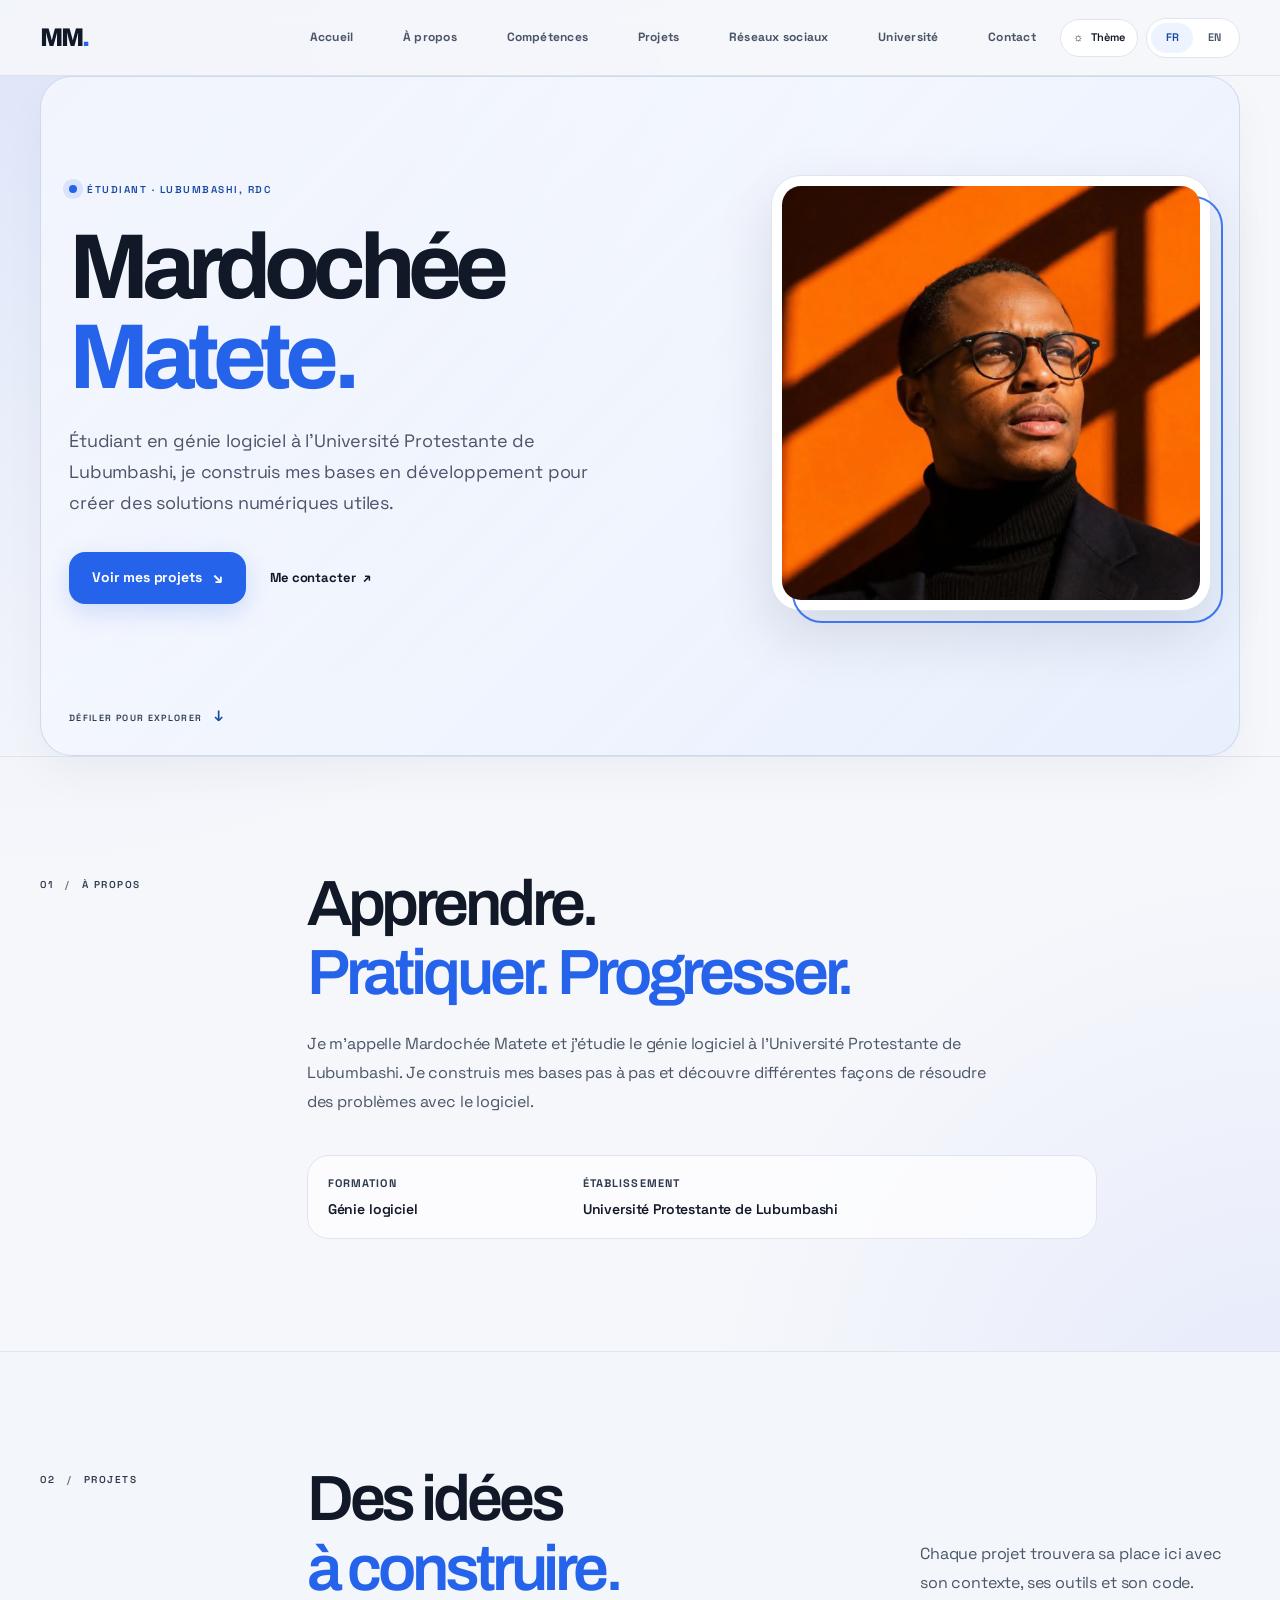
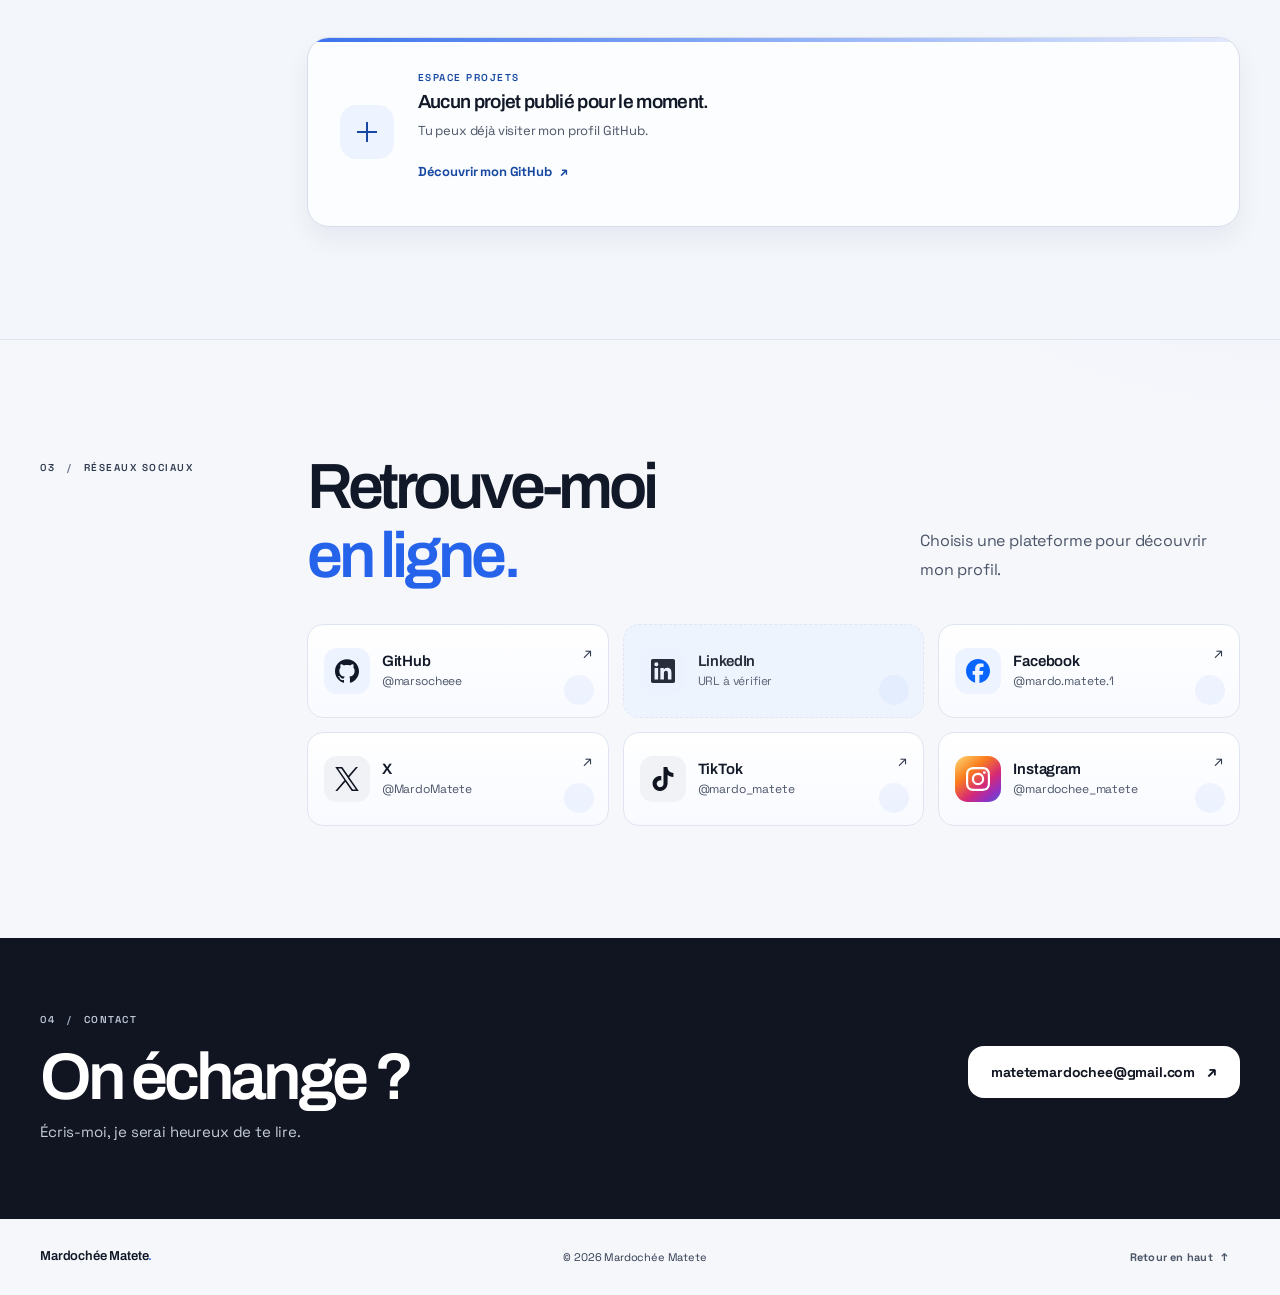
<file: mardochee-portfolio/index.html>
<!doctype html>
<html lang="fr">
<head>
  <meta charset="utf-8">
  <meta name="viewport" content="width=device-width, initial-scale=1">
  <meta name="theme-color" content="#f6f7fb">
  <meta name="description" content="Portfolio de Mardochée Matete, étudiant en génie logiciel à l’Université Protestante de Lubumbashi.">
  <meta property="og:type" content="website">
  <meta property="og:url" content="https://marsocheee.github.io/mardochee-portfolio/">
  <meta property="og:title" content="Mardochée Matete — Étudiant en génie logiciel">
  <meta property="og:description" content="Mon parcours, mes projets et mes profils sociaux.">
  <meta property="og:image" content="https://marsocheee.github.io/mardochee-portfolio/portrait.webp">
  <meta property="og:image:width" content="1122">
  <meta property="og:image:height" content="1122">
  <meta property="og:image:alt" content="Portrait de Mardochée Matete">
  <meta name="twitter:card" content="summary_large_image">
  <meta name="twitter:title" content="Mardochée Matete — Étudiant en génie logiciel">
  <meta name="twitter:description" content="Mon parcours, mes projets et mes profils sociaux.">
  <meta name="twitter:image" content="https://marsocheee.github.io/mardochee-portfolio/portrait.webp">
  <link rel="canonical" href="https://marsocheee.github.io/mardochee-portfolio/">
  <link rel="icon" type="image/svg+xml" href="favicon.svg">
  <link rel="preconnect" href="https://fonts.googleapis.com">
  <link rel="preconnect" href="https://fonts.gstatic.com" crossorigin>
  <link href="https://fonts.googleapis.com/css2?family=Archivo:wght@600;700;800&family=Space+Grotesk:wght@400;600;700&display=swap" rel="stylesheet">
  <link rel="stylesheet" href="style.css?v=portfolio-20261102">
  <script src="script.js" defer></script>
  <script type="application/ld+json">
  {
    "@context": "https://schema.org",
    "@type": "Person",
    "name": "Mardochée Matete",
    "description": "Étudiant en génie logiciel à l’Université Protestante de Lubumbashi.",
    "email": "matetemardochee@gmail.com",
    "url": "https://marsocheee.github.io/mardochee-portfolio/",
    "affiliation": {
      "@type": "CollegeOrUniversity",
      "name": "Université Protestante de Lubumbashi"
    },
    "sameAs": [
      "https://github.com/marsocheee",
      "https://www.facebook.com/mardo.matete.1",
      "https://x.com/MardoMatete",
      "https://www.tiktok.com/@mardo_matete",
      "https://www.instagram.com/mardochee_matete/"
    ]
  }
  </script>
  <title>Mardochée Matete — Étudiant en génie logiciel</title>
</head>
<body>
  <a class="skip-link" href="#contenu">Aller au contenu</a>
  <header class="topbar">
    <a class="brand" href="index.html#accueil" aria-label="Mardochée Matete — accueil">MM<span>.</span></a>
    <div class="nav-tools">
      <button class="nav-toggle" type="button" aria-expanded="false" aria-label="Ouvrir le menu">Menu</button>
      <nav aria-label="Navigation principale">
        <a href="index.html#accueil" data-i18n="navHome">Accueil</a>
        <a href="index.html#apropos" data-i18n="navAbout">À propos</a>
        <a href="competences.html" data-i18n="navSkills">Compétences</a>
        <a href="index.html#projets" data-i18n="navProjects">Projets</a>
        <a href="socials.html" data-i18n="navSocials">Réseaux sociaux</a>
        <a href="universite.html" data-i18n="navUniversity">Université</a>
        <a href="contact.html" data-i18n="navContact">Contact</a>
      </nav>
      <div class="toolbar">
        <button class="theme-toggle" type="button" aria-label="Changer le thème" aria-pressed="false">
          <span aria-hidden="true">☼</span>
          <span class="theme-text" data-i18n="themeLabel">Thème</span>
        </button>
        <div class="lang-switcher" aria-label="Choix de langue" role="group">
          <button type="button" data-lang="fr" aria-pressed="true">FR</button>
          <button type="button" data-lang="en" aria-pressed="false">EN</button>
        </div>
      </div>
    </div>
  </header>

  <main id="contenu">
    <section class="hero" id="accueil" aria-labelledby="hero-title">
      <div class="hero-copy">
        <p class="eyebrow"><span class="status-dot" aria-hidden="true"></span> ÉTUDIANT · LUBUMBASHI, RDC</p>
        <h1 id="hero-title">Mardochée<br><span>Matete.</span></h1>
        <p class="hero-lead">Étudiant en génie logiciel à l’Université Protestante de Lubumbashi, je construis mes bases en développement pour créer des solutions numériques utiles.</p>
        <div class="hero-actions">
          <a class="button button-primary" href="index.html#projets">Voir mes projets <span aria-hidden="true">↘</span></a>
          <a class="text-link" href="contact.html">Me contacter <span aria-hidden="true">↗</span></a>
        </div>
      </div>
      <figure class="hero-photo">
        <img src="portrait.webp" alt="Portrait de Mardochée Matete portant des lunettes" width="1122" height="1122" loading="eager" fetchpriority="high" decoding="async">
      </figure>
      <div class="scroll-note" aria-hidden="true">DÉFILER POUR EXPLORER <span>↓</span></div>
    </section>

    <section class="section about" id="apropos" aria-labelledby="about-title">
      <div class="section-label">01 <span>/</span> À PROPOS</div>
      <div class="section-content">
        <h2 id="about-title">Apprendre.<br><em>Pratiquer. Progresser.</em></h2>
        <p class="body-copy">Je m’appelle Mardochée Matete et j’étudie le génie logiciel à l’Université Protestante de Lubumbashi. Je construis mes bases pas à pas et découvre différentes façons de résoudre des problèmes avec le logiciel.</p>
        <dl class="facts">
          <div><dt>Formation</dt><dd>Génie logiciel</dd></div>
          <div><dt>Établissement</dt><dd>Université Protestante de Lubumbashi</dd></div>
        </dl>
        <!-- TODO: Renseigner compétences/outils, langues parlées et objectif avant d’afficher ces blocs. -->
        <div class="about-details" id="aboutDetails" hidden>
          <section class="detail-block" id="skillsBlock" hidden aria-labelledby="skills-title">
            <h3 id="skills-title">Compétences et outils</h3>
            <ul class="tag-list" id="skillTags"></ul>
          </section>
          <section class="detail-block" id="languagesBlock" hidden aria-labelledby="languages-title">
            <h3 id="languages-title">Langues parlées</h3>
            <ul class="tag-list" id="languageTags"></ul>
          </section>
          <section class="detail-block objective-block" id="objectiveBlock" hidden aria-labelledby="objective-title">
            <h3 id="objective-title">Mon objectif</h3>
            <p id="objectiveText"></p>
          </section>
        </div>
      </div>
    </section>

    <section class="section projects" id="projets" aria-labelledby="projects-title">
      <div class="section-label">02 <span>/</span> PROJETS</div>
      <div class="section-content">
        <div class="projects-heading">
          <h2 id="projects-title">Des idées<br><em>à construire.</em></h2>
          <p class="body-copy">Chaque projet trouvera sa place ici avec son contexte, ses outils et son code.</p>
        </div>
        <div class="project-grid" id="projectGrid" aria-live="polite">
          <article class="project-card project-empty">
            <span class="empty-symbol" aria-hidden="true"><span></span><span></span></span>
            <div class="empty-copy">
              <p class="card-label">ESPACE PROJETS</p>
              <h3>Aucun projet publié pour le moment.</h3>
              <p>Tu peux déjà visiter mon profil GitHub.</p>
              <a class="inline-link" href="https://github.com/marsocheee" target="_blank" rel="noopener noreferrer" aria-label="Visiter le profil GitHub de Mardochée Matete">Découvrir mon GitHub <span aria-hidden="true">↗</span></a>
            </div>
          </article>
        </div>
      </div>
    </section>

    <section class="section socials" id="reseaux" aria-labelledby="socials-title">
      <div class="section-label">03 <span>/</span> RÉSEAUX SOCIAUX</div>
      <div class="section-content">
        <div class="socials-heading">
          <h2 id="socials-title">Retrouve-moi<br><em>en ligne.</em></h2>
          <p class="body-copy">Choisis une plateforme pour découvrir mon profil.</p>
        </div>
        <div class="social-grid">
          <a class="social-card" href="https://github.com/marsocheee" target="_blank" rel="noopener noreferrer" aria-label="GitHub — profil de Mardochée Matete, marsocheee">
            <span class="social-icon github" aria-hidden="true"><svg viewBox="0 0 24 24" focusable="false"><path d="M12 .297c-6.63 0-12 5.373-12 12 0 5.303 3.438 9.8 8.205 11.385.6.113.82-.258.82-.577 0-.285-.01-1.04-.015-2.04-3.338.724-4.042-1.61-4.042-1.61C4.422 18.07 3.633 17.7 3.633 17.7c-1.087-.744.084-.729.084-.729 1.205.084 1.838 1.236 1.838 1.236 1.07 1.835 2.809 1.305 3.495.998.108-.776.417-1.305.76-1.605-2.665-.3-5.466-1.332-5.466-5.93 0-1.31.465-2.38 1.235-3.22-.135-.303-.54-1.523.105-3.176 0 0 1.005-.322 3.3 1.23.96-.267 1.98-.399 3-.405 1.02.006 2.04.138 3 .405 2.28-1.552 3.285-1.23 3.285-1.23.645 1.653.24 2.873.12 3.176.765.84 1.23 1.91 1.23 3.22 0 4.61-2.805 5.625-5.475 5.92.42.36.81 1.096.81 2.22 0 1.606-.015 2.896-.015 3.286 0 .315.21.69.825.57C20.565 22.092 24 17.592 24 12.297c0-6.627-5.373-12-12-12"/></svg></span>
            <span class="social-copy"><strong>GitHub</strong><small>@marsocheee</small></span>
            <span class="social-arrow" aria-hidden="true">↗</span>
          </a>
          <!-- TODO: Ajouter le lien vers le profil LinkedIn de Mardochée quand son URL sera fournie. -->
          <div class="social-card social-card-pending" id="linkedinCard" aria-disabled="true" aria-label="LinkedIn — URL à vérifier manuellement">
            <span class="social-icon linkedin" aria-hidden="true"><svg viewBox="0 0 24 24" focusable="false"><path d="M20.447 20.452h-3.554v-5.569c0-1.328-.027-3.037-1.852-3.037-1.853 0-2.136 1.445-2.136 2.939v5.667H9.35V9h3.414v1.561h.049c.476-.9 1.637-1.85 3.37-1.85 3.601 0 4.266 2.37 4.266 5.455v6.286ZM5.337 7.433a2.062 2.062 0 1 1 0-4.124 2.062 2.062 0 0 1 0 4.124ZM7.119 20.452H3.554V9h3.565v11.452ZM22.225 0H1.771C.792 0 0 .774 0 1.729v20.542C0 23.227.792 24 1.771 24h20.451C23.2 24 24 23.227 24 22.271V1.729C24 .774 23.2 0 22.222 0h.003Z"/></svg></span>
            <span class="social-copy"><strong>LinkedIn</strong><small>URL à vérifier</small></span>
          </div>
          <a class="social-card" href="https://www.facebook.com/mardo.matete.1" target="_blank" rel="noopener noreferrer" aria-label="Facebook — profil de Mardochée Matete, @mardo.matete.1">
            <span class="social-icon facebook" aria-hidden="true"><svg viewBox="0 0 24 24" focusable="false"><path d="M9.101 23.691v-7.98H6.627v-3.667h2.474v-1.58c0-4.085 1.848-5.978 5.858-5.978.401 0 .955.042 1.468.103a8.68 8.68 0 0 1 1.141.195v3.325a8.623 8.623 0 0 0-.653-.036 26.805 26.805 0 0 0-.733-.009c-.707 0-1.259.096-1.675.309a1.686 1.686 0 0 0-.679.622c-.258.42-.374.995-.374 1.752v1.297h3.919l-.386 2.103-.287 1.564h-3.246v8.245C19.396 23.238 24 18.179 24 12.044c0-6.627-5.373-12-12-12s-12 5.373-12 12c0 5.628 3.874 10.35 9.101 11.647Z"/></svg></span>
            <span class="social-copy"><strong>Facebook</strong><small title="@mardo.matete.1">@mardo.<wbr>matete.<wbr>1</small></span>
            <span class="social-arrow" aria-hidden="true">↗</span>
          </a>
          <a class="social-card" href="https://x.com/MardoMatete" target="_blank" rel="noopener noreferrer" aria-label="X — profil de Mardochée Matete, @MardoMatete">
            <span class="social-icon x-brand" aria-hidden="true"><svg viewBox="0 0 24 24" focusable="false"><path d="M14.234 10.162 22.977 0h-2.072l-7.591 8.824L7.251 0H.258l9.168 13.343L.258 24H2.33l8.016-9.318L16.749 24h6.993zm-2.837 3.299-.929-1.329L3.076 1.56h3.182l5.965 8.532.929 1.329 7.754 11.09h-3.182z"/></svg></span>
            <span class="social-copy"><strong>X</strong><small title="@MardoMatete">@MardoMatete</small></span>
            <span class="social-arrow" aria-hidden="true">↗</span>
          </a>
          <a class="social-card" href="https://www.tiktok.com/@mardo_matete" target="_blank" rel="noopener noreferrer" aria-label="TikTok — profil de Mardochée Matete, @mardo_matete">
            <span class="social-icon tiktok" aria-hidden="true"><svg viewBox="0 0 24 24" focusable="false"><path d="M12.525.02c1.31-.02 2.61-.01 3.91-.02.08 1.53.63 3.09 1.75 4.17 1.12 1.11 2.7 1.62 4.24 1.79v4.03c-1.44-.05-2.89-.35-4.2-.97-.57-.26-1.1-.59-1.62-.93-.01 2.92.01 5.84-.02 8.75-.08 1.4-.54 2.79-1.35 3.94-1.31 1.92-3.58 3.17-5.91 3.21-1.43.08-2.86-.31-4.08-1.03-2.02-1.19-3.44-3.37-3.65-5.71-.02-.5-.03-1-.01-1.49.18-1.9 1.12-3.72 2.58-4.96 1.66-1.44 3.98-2.13 6.15-1.72.02 1.48-.04 2.96-.04 4.44-.99-.32-2.15-.23-3.02.37-.63.41-1.11 1.04-1.36 1.75-.21.51-.15 1.07-.14 1.61.24 1.64 1.82 3.02 3.5 2.87 1.12-.01 2.19-.66 2.77-1.61.19-.33.4-.67.41-1.06.1-1.79.06-3.57.07-5.36.01-4.03-.01-8.05.02-12.07z"/></svg></span>
            <span class="social-copy"><strong>TikTok</strong><small title="@mardo_matete">@mardo_<wbr>matete</small></span>
            <span class="social-arrow" aria-hidden="true">↗</span>
          </a>
          <a class="social-card" href="https://www.instagram.com/mardochee_matete/" target="_blank" rel="noopener noreferrer" aria-label="Instagram — profil de Mardochée Matete, @mardochee_matete">
            <span class="social-icon instagram" aria-hidden="true"><svg viewBox="0 0 24 24" focusable="false"><path d="M7.0301.084c-1.2768.0602-2.1487.264-2.911.5634-.7888.3075-1.4575.72-2.1228 1.3877-.6652.6677-1.075 1.3368-1.3802 2.127-.2954.7638-.4956 1.6365-.552 2.914-.0564 1.2775-.0689 1.6882-.0626 4.947.0062 3.2586.0206 3.6671.0825 4.9473.061 1.2765.264 2.1482.5635 2.9107.308.7889.72 1.4573 1.388 2.1228.6679.6655 1.3365 1.0743 2.1285 1.38.7632.295 1.6361.4961 2.9134.552 1.2773.056 1.6884.069 4.9462.0627 3.2578-.0062 3.668-.0207 4.9478-.0814 1.28-.0607 2.147-.2652 2.9098-.5633.7889-.3086 1.4578-.72 2.1228-1.3881.665-.6682 1.0745-1.3378 1.3795-2.1284.2957-.7632.4966-1.636.552-2.9124.056-1.2809.0692-1.6898.063-4.948-.0063-3.2583-.021-3.6668-.0817-4.9465-.0607-1.2797-.264-2.1487-.5633-2.9117-.3084-.7889-.72-1.4568-1.3876-2.1228C21.2982 1.33 20.628.9208 19.8378.6165 19.074.321 18.2017.1197 16.9244.0645 15.6471.0093 15.236-.005 11.977.0014 8.718.0076 8.31.0215 7.0301.0839m.1402 21.6932c-1.17-.0509-1.8053-.2453-2.2287-.408-.5606-.216-.96-.4771-1.3819-.895-.422-.4178-.6811-.8186-.9-1.378-.1644-.4234-.3624-1.058-.4171-2.228-.0595-1.2645-.072-1.6442-.079-4.848-.007-3.2037.0053-3.583.0607-4.848.05-1.169.2456-1.805.408-2.2282.216-.5613.4762-.96.895-1.3816.4188-.4217.8184-.6814 1.3783-.9003.423-.1651 1.0575-.3614 2.227-.4171 1.2655-.06 1.6447-.072 4.848-.079 3.2033-.007 3.5835.005 4.8495.0608 1.169.0508 1.8053.2445 2.228.408.5608.216.96.4754 1.3816.895.4217.4194.6816.8176.9005 1.3787.1653.4217.3617 1.056.4169 2.2263.0602 1.2655.0739 1.645.0796 4.848.0058 3.203-.0055 3.5834-.061 4.848-.051 1.17-.245 1.8055-.408 2.2294-.216.5604-.4763.96-.8954 1.3814-.419.4215-.8181.6811-1.3783.9-.4224.1649-1.0577.3617-2.2262.4174-1.2656.0595-1.6448.072-4.8493.079-3.2045.007-3.5825-.006-4.848-.0608M16.953 5.5864A1.44 1.44 0 1 0 18.39 4.144a1.44 1.44 0 0 0-1.437 1.4424M5.8385 12.012c.0067 3.4032 2.7706 6.1557 6.173 6.1493 3.4026-.0065 6.157-2.7701 6.1506-6.1733-.0065-3.4032-2.771-6.1565-6.174-6.1498-3.403.0067-6.156 2.771-6.1496 6.1738M8 12.0077a4 4 0 1 1 4.008 3.9921A3.9996 3.9996 0 0 1 8 12.0077"/></svg></span>
            <span class="social-copy"><strong>Instagram</strong><small title="@mardochee_matete">@mardochee_<wbr>matete</small></span>
            <span class="social-arrow" aria-hidden="true">↗</span>
          </a>
        </div>
      </div>
    </section>

    <section class="contact" id="contact" aria-labelledby="contact-title">
      <div class="contact-inner">
        <div>
          <p class="section-label">04 <span>/</span> CONTACT</p>
          <h2 id="contact-title">On échange ?</h2>
          <p>Écris-moi, je serai heureux de te lire.</p>
        </div>
        <div class="contact-actions">
          <a class="button button-light" href="mailto:matetemardochee@gmail.com" aria-label="Envoyer un e-mail à Mardochée Matete">matetemardochee@gmail.com <span aria-hidden="true">↗</span></a>
          <!-- TODO: Ajouter le lien WhatsApp après réception du numéro avec indicatif international. -->
          <!-- TODO: Ajouter le bouton « Télécharger mon CV » après réception du fichier PDF. -->
          <div class="contact-extras" id="contactExtras"></div>
        </div>
      </div>
    </section>
  </main>

  <footer class="footer">
    <a class="footer-brand" href="#accueil">Mardochée Matete<span>.</span></a>
    <span>© 2026 Mardochée Matete</span>
    <a class="back-top" href="#accueil">Retour en haut <span aria-hidden="true">↑</span></a>
  </footer>
</body>
</html>
</file>
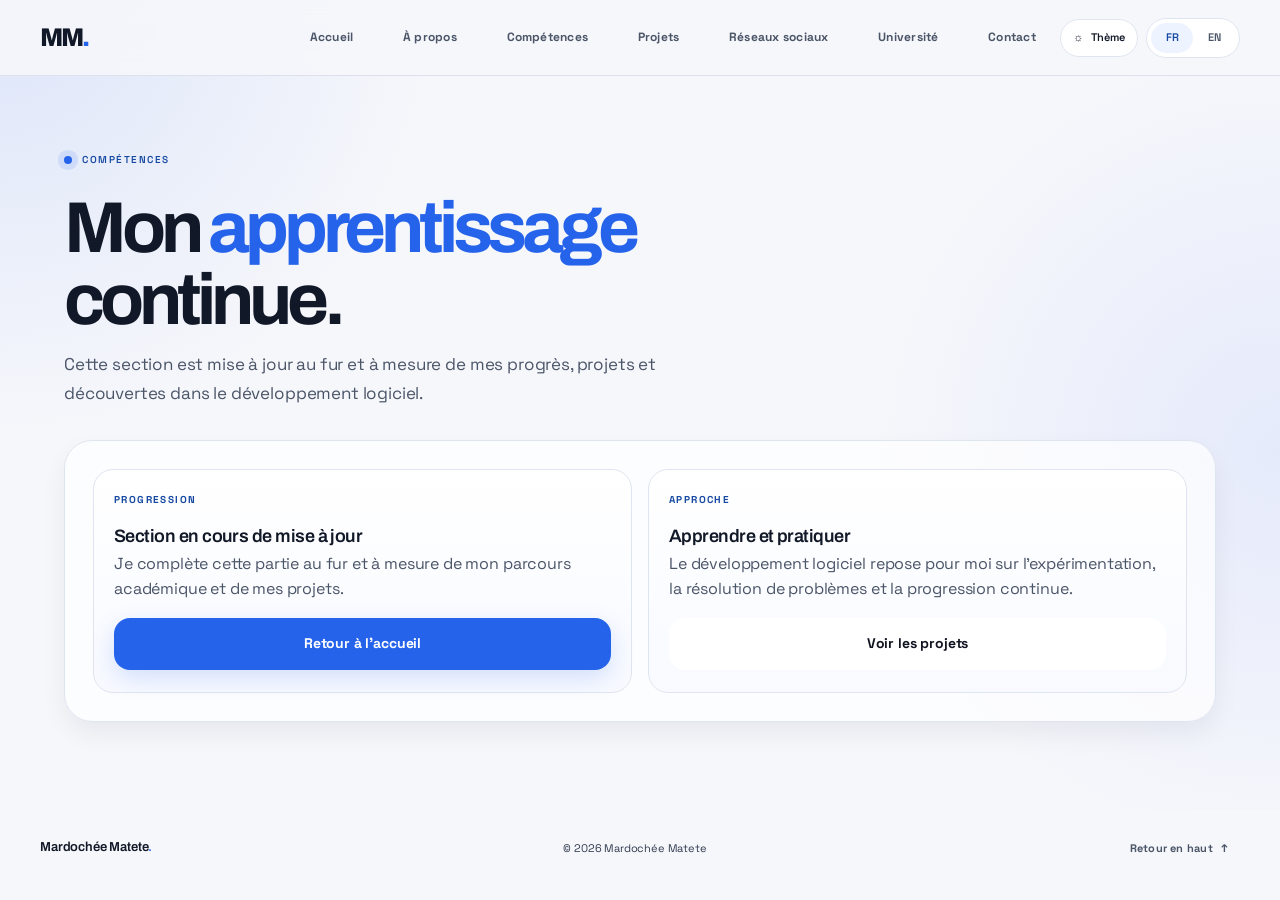
<file: mardochee-portfolio/competences.html>
<!doctype html>
<html lang="fr">
<head>
  <meta charset="utf-8">
  <meta name="viewport" content="width=device-width, initial-scale=1">
  <meta name="theme-color" content="#f6f7fb">
  <meta name="description" content="Section compétences de Mardochée Matete.">
  <link rel="canonical" href="https://marsocheee.github.io/mardochee-portfolio/competences.html">
  <link rel="icon" type="image/svg+xml" href="favicon.svg">
  <link rel="preconnect" href="https://fonts.googleapis.com">
  <link rel="preconnect" href="https://fonts.gstatic.com" crossorigin>
  <link href="https://fonts.googleapis.com/css2?family=Archivo:wght@600;700;800&family=Space+Grotesk:wght@400;600;700&display=swap" rel="stylesheet">
  <link rel="stylesheet" href="style.css?v=portfolio-20261102">
  <script src="script.js" defer></script>
  <title>Compétences — Mardochée Matete</title>
</head>
<body class="page-body">
  <a class="skip-link" href="#contenu">Aller au contenu</a>
  <header class="topbar">
    <a class="brand" href="index.html#accueil" aria-label="Mardochée Matete — accueil">MM<span>.</span></a>
    <div class="nav-tools">
      <button class="nav-toggle" type="button" aria-expanded="false" aria-label="Ouvrir le menu">Menu</button>
      <nav aria-label="Navigation principale">
        <a href="index.html#accueil" data-i18n="navHome">Accueil</a>
        <a href="index.html#apropos" data-i18n="navAbout">À propos</a>
        <a href="competences.html" data-i18n="navSkills">Compétences</a>
        <a href="index.html#projets" data-i18n="navProjects">Projets</a>
        <a href="socials.html" data-i18n="navSocials">Réseaux sociaux</a>
        <a href="universite.html" data-i18n="navUniversity">Université</a>
        <a href="contact.html" data-i18n="navContact">Contact</a>
      </nav>
      <div class="toolbar">
        <button class="theme-toggle" type="button" aria-label="Changer le thème" aria-pressed="false">
          <span aria-hidden="true">☼</span>
          <span class="theme-text" data-i18n="themeLabel">Thème</span>
        </button>
        <div class="lang-switcher" aria-label="Choix de langue" role="group">
          <button type="button" data-lang="fr" aria-pressed="true">FR</button>
          <button type="button" data-lang="en" aria-pressed="false">EN</button>
        </div>
      </div>
    </div>
  </header>

  <main id="contenu" class="page-shell">
    <header class="page-header">
      <p class="eyebrow"><span class="status-dot" aria-hidden="true"></span> COMPÉTENCES</p>
      <h1>Mon <span>apprentissage</span> continue.</h1>
      <p class="page-intro">Cette section est mise à jour au fur et à mesure de mes progrès, projets et découvertes dans le développement logiciel.</p>
    </header>

    <section class="page-panel" aria-label="Section compétences">
      <div class="platform-grid">
        <article class="contact-card">
          <small>Progression</small>
          <div>
            <strong>Section en cours de mise à jour</strong>
            <p>Je complète cette partie au fur et à mesure de mon parcours académique et de mes projets.</p>
          </div>
          <a class="button button-primary" href="index.html#apropos">Retour à l’accueil</a>
        </article>
        <article class="contact-card">
          <small>Approche</small>
          <div>
            <strong>Apprendre et pratiquer</strong>
            <p>Le développement logiciel repose pour moi sur l’expérimentation, la résolution de problèmes et la progression continue.</p>
          </div>
          <a class="button button-light" href="index.html#projets">Voir les projets</a>
        </article>
      </div>
    </section>
  </main>

  <footer class="footer">
    <a class="footer-brand" href="index.html#accueil">Mardochée Matete<span>.</span></a>
    <span>© 2026 Mardochée Matete</span>
    <a class="back-top" href="index.html#accueil">Retour en haut <span aria-hidden="true">↑</span></a>
  </footer>
</body>
</html>
</file>
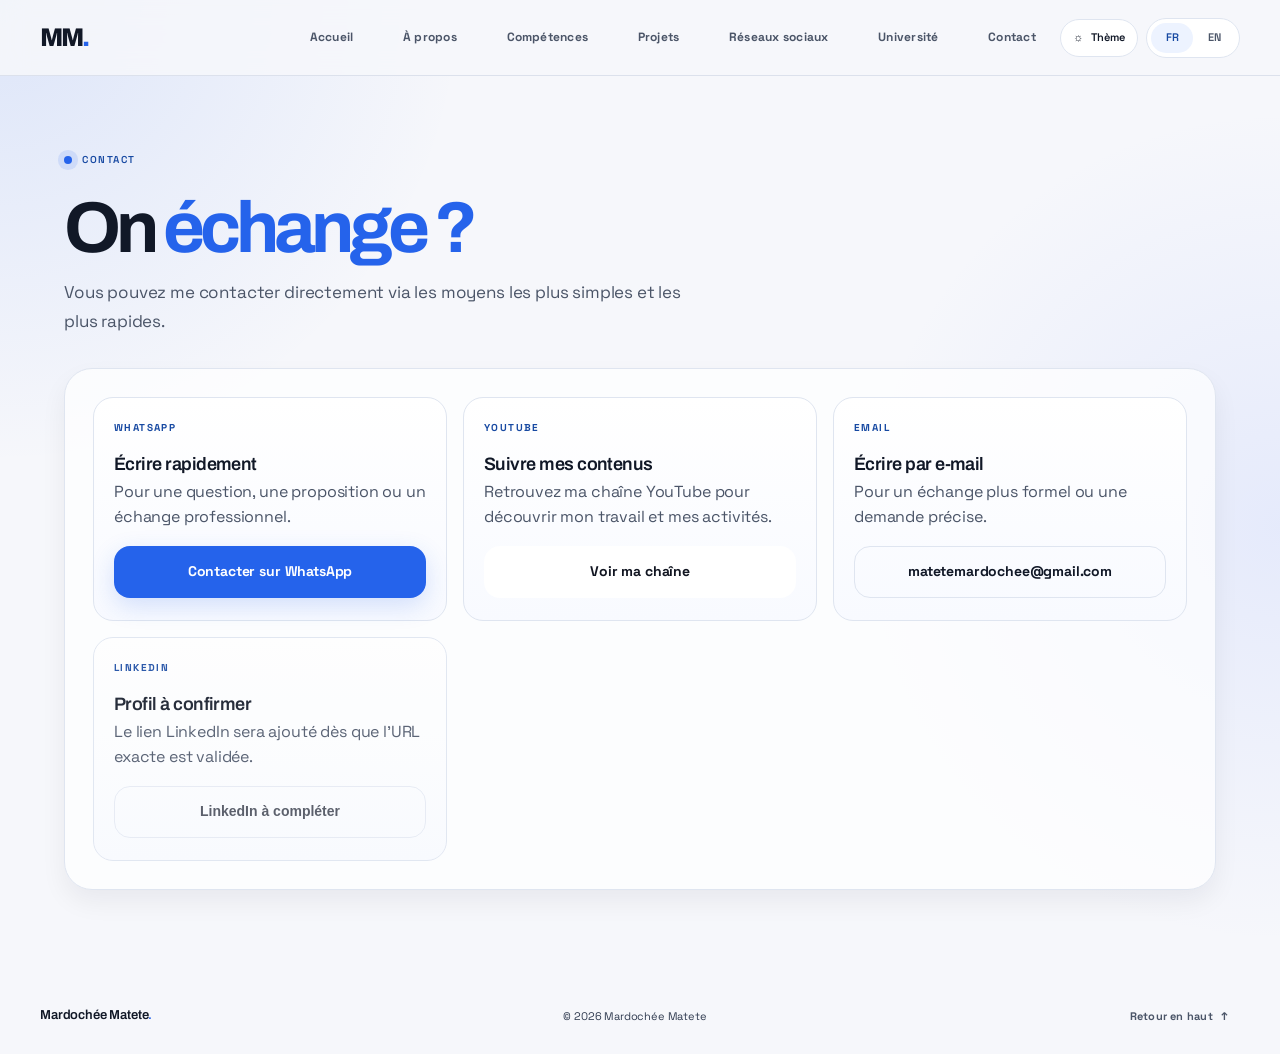
<file: mardochee-portfolio/contact.html>
<!doctype html>
<html lang="fr">
<head>
  <meta charset="utf-8">
  <meta name="viewport" content="width=device-width, initial-scale=1">
  <meta name="theme-color" content="#f6f7fb">
  <meta name="description" content="Contactez Mardochée Matete.">
  <link rel="canonical" href="https://marsocheee.github.io/mardochee-portfolio/contact.html">
  <link rel="icon" type="image/svg+xml" href="favicon.svg">
  <link rel="preconnect" href="https://fonts.googleapis.com">
  <link rel="preconnect" href="https://fonts.gstatic.com" crossorigin>
  <link href="https://fonts.googleapis.com/css2?family=Archivo:wght@600;700;800&family=Space+Grotesk:wght@400;600;700&display=swap" rel="stylesheet">
  <link rel="stylesheet" href="style.css?v=portfolio-20261102">
  <script src="script.js" defer></script>
  <title>Contact — Mardochée Matete</title>
</head>
<body class="page-body">
  <a class="skip-link" href="#contenu">Aller au contenu</a>
  <header class="topbar">
    <a class="brand" href="index.html#accueil" aria-label="Mardochée Matete — accueil">MM<span>.</span></a>
    <div class="nav-tools">
      <button class="nav-toggle" type="button" aria-expanded="false" aria-label="Ouvrir le menu">Menu</button>
      <nav aria-label="Navigation principale">
        <a href="index.html#accueil" data-i18n="navHome">Accueil</a>
        <a href="index.html#apropos" data-i18n="navAbout">À propos</a>
        <a href="competences.html" data-i18n="navSkills">Compétences</a>
        <a href="index.html#projets" data-i18n="navProjects">Projets</a>
        <a href="socials.html" data-i18n="navSocials">Réseaux sociaux</a>
        <a href="universite.html" data-i18n="navUniversity">Université</a>
        <a href="contact.html" data-i18n="navContact">Contact</a>
      </nav>
      <div class="toolbar">
        <button class="theme-toggle" type="button" aria-label="Changer le thème" aria-pressed="false">
          <span aria-hidden="true">☼</span>
          <span class="theme-text" data-i18n="themeLabel">Thème</span>
        </button>
        <div class="lang-switcher" aria-label="Choix de langue" role="group">
          <button type="button" data-lang="fr" aria-pressed="true">FR</button>
          <button type="button" data-lang="en" aria-pressed="false">EN</button>
        </div>
      </div>
    </div>
  </header>

  <main id="contenu" class="page-shell">
    <header class="page-header">
      <p class="eyebrow"><span class="status-dot" aria-hidden="true"></span> CONTACT</p>
      <h1>On <span>échange ?</span></h1>
      <p class="page-intro">Vous pouvez me contacter directement via les moyens les plus simples et les plus rapides.</p>
    </header>

    <section class="page-panel" aria-label="Moyens de contact">
      <div class="contact-grid">
        <article class="contact-card">
          <small>WhatsApp</small>
          <div>
            <strong>Écrire rapidement</strong>
            <p>Pour une question, une proposition ou un échange professionnel.</p>
          </div>
          <a class="button button-primary" href="https://wa.me/243996924449" target="_blank" rel="noopener noreferrer">Contacter sur WhatsApp</a>
        </article>

        <article class="contact-card">
          <small>YouTube</small>
          <div>
            <strong>Suivre mes contenus</strong>
            <p>Retrouvez ma chaîne YouTube pour découvrir mon travail et mes activités.</p>
          </div>
          <a class="button button-light" href="https://youtube.com/@mardomatete" target="_blank" rel="noopener noreferrer">Voir ma chaîne</a>
        </article>

        <article class="contact-card">
          <small>Email</small>
          <div>
            <strong>Écrire par e-mail</strong>
            <p>Pour un échange plus formel ou une demande précise.</p>
          </div>
          <a class="button button-outline" href="mailto:matetemardochee@gmail.com">matetemardochee@gmail.com</a>
        </article>

        <article class="contact-card is-placeholder" aria-label="LinkedIn — URL à compléter">
          <small>LinkedIn</small>
          <div>
            <strong>Profil à confirmer</strong>
            <p>Le lien LinkedIn sera ajouté dès que l’URL exacte est validée.</p>
          </div>
          <button class="button button-outline" type="button" aria-disabled="true">LinkedIn à compléter</button>
        </article>
      </div>
    </section>
  </main>

  <footer class="footer">
    <a class="footer-brand" href="index.html#accueil">Mardochée Matete<span>.</span></a>
    <span>© 2026 Mardochée Matete</span>
    <a class="back-top" href="index.html#accueil">Retour en haut <span aria-hidden="true">↑</span></a>
  </footer>
</body>
</html>
</file>
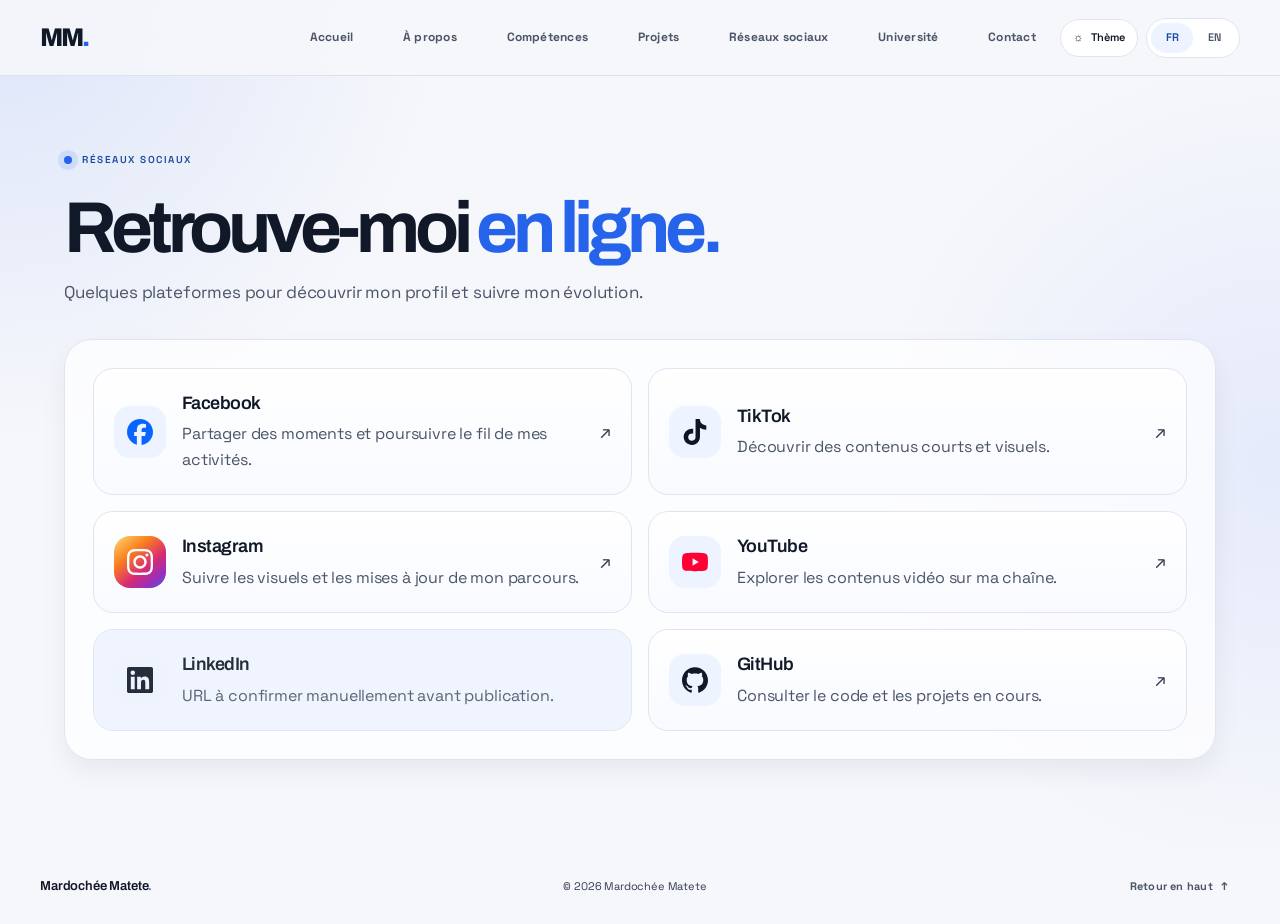
<file: mardochee-portfolio/socials.html>
<!doctype html>
<html lang="fr">
<head>
  <meta charset="utf-8">
  <meta name="viewport" content="width=device-width, initial-scale=1">
  <meta name="theme-color" content="#f6f7fb">
  <meta name="description" content="Réseaux sociaux de Mardochée Matete.">
  <link rel="canonical" href="https://marsocheee.github.io/mardochee-portfolio/socials.html">
  <link rel="icon" type="image/svg+xml" href="favicon.svg">
  <link rel="preconnect" href="https://fonts.googleapis.com">
  <link rel="preconnect" href="https://fonts.gstatic.com" crossorigin>
  <link href="https://fonts.googleapis.com/css2?family=Archivo:wght@600;700;800&family=Space+Grotesk:wght@400;600;700&display=swap" rel="stylesheet">
  <link rel="stylesheet" href="style.css?v=portfolio-20261102">
  <script src="script.js" defer></script>
  <title>Réseaux sociaux — Mardochée Matete</title>
</head>
<body class="page-body">
  <a class="skip-link" href="#contenu">Aller au contenu</a>
  <header class="topbar">
    <a class="brand" href="index.html#accueil" aria-label="Mardochée Matete — accueil">MM<span>.</span></a>
    <div class="nav-tools">
      <button class="nav-toggle" type="button" aria-expanded="false" aria-label="Ouvrir le menu">Menu</button>
      <nav aria-label="Navigation principale">
        <a href="index.html#accueil" data-i18n="navHome">Accueil</a>
        <a href="index.html#apropos" data-i18n="navAbout">À propos</a>
        <a href="competences.html" data-i18n="navSkills">Compétences</a>
        <a href="index.html#projets" data-i18n="navProjects">Projets</a>
        <a href="socials.html" data-i18n="navSocials">Réseaux sociaux</a>
        <a href="universite.html" data-i18n="navUniversity">Université</a>
        <a href="contact.html" data-i18n="navContact">Contact</a>
      </nav>
      <div class="toolbar">
        <button class="theme-toggle" type="button" aria-label="Changer le thème" aria-pressed="false">
          <span aria-hidden="true">☼</span>
          <span class="theme-text" data-i18n="themeLabel">Thème</span>
        </button>
        <div class="lang-switcher" aria-label="Choix de langue" role="group">
          <button type="button" data-lang="fr" aria-pressed="true">FR</button>
          <button type="button" data-lang="en" aria-pressed="false">EN</button>
        </div>
      </div>
    </div>
  </header>

  <main id="contenu" class="page-shell">
    <header class="page-header">
      <p class="eyebrow"><span class="status-dot" aria-hidden="true"></span> RÉSEAUX SOCIAUX</p>
      <h1>Retrouve-moi <span>en ligne.</span></h1>
      <p class="page-intro">Quelques plateformes pour découvrir mon profil et suivre mon évolution.</p>
    </header>

    <section class="page-panel" aria-label="Liste des réseaux sociaux">
      <div class="platform-grid">
        <a class="platform-card" href="https://www.facebook.com/mardo.matete.1" target="_blank" rel="noopener noreferrer" aria-label="Facebook — profil de Mardochée Matete">
          <span class="platform-icon facebook" aria-hidden="true">
            <svg viewBox="0 0 24 24" focusable="false"><path d="M9.101 23.691v-7.98H6.627v-3.667h2.474v-1.58c0-4.085 1.848-5.978 5.858-5.978.401 0 .955.042 1.468.103a8.68 8.68 0 0 1 1.141.195v3.325a8.623 8.623 0 0 0-.653-.036 26.805 26.805 0 0 0-.733-.009c-.707 0-1.259.096-1.675.309a1.686 1.686 0 0 0-.679.622c-.258.42-.374.995-.374 1.752v1.297h3.919l-.386 2.103-.287 1.564h-3.246v8.245C19.396 23.238 24 18.179 24 12.044c0-6.627-5.373-12-12-12s-12 5.373-12 12c0 5.628 3.874 10.35 9.101 11.647Z"/></svg>
          </span>
          <span class="platform-meta">
            <strong>Facebook</strong>
            <p>Partager des moments et poursuivre le fil de mes activités.</p>
          </span>
          <span class="platform-arrow" aria-hidden="true">↗</span>
        </a>

        <a class="platform-card" href="https://www.tiktok.com/@mardo_matete" target="_blank" rel="noopener noreferrer" aria-label="TikTok — profil de Mardochée Matete">
          <span class="platform-icon tiktok" aria-hidden="true">
            <svg viewBox="0 0 24 24" focusable="false"><path d="M12.525.02c1.31-.02 2.61-.01 3.91-.02.08 1.53.63 3.09 1.75 4.17 1.12 1.11 2.7 1.62 4.24 1.79v4.03c-1.44-.05-2.89-.35-4.2-.97-.57-.26-1.1-.59-1.62-.93-.01 2.92.01 5.84-.02 8.75-.08 1.4-.54 2.79-1.35 3.94-1.31 1.92-3.58 3.17-5.91 3.21-1.43.08-2.86-.31-4.08-1.03-2.02-1.19-3.44-3.37-3.65-5.71-.02-.5-.03-1-.01-1.49.18-1.9 1.12-3.72 2.58-4.96 1.66-1.44 3.98-2.13 6.15-1.72.02 1.48-.04 2.96-.04 4.44-.99-.32-2.15-.23-3.02.37-.63.41-1.11 1.04-1.36 1.75-.21.51-.15 1.07-.14 1.61.24 1.64 1.82 3.02 3.5 2.87 1.12-.01 2.19-.66 2.77-1.61.19-.33.4-.67.41-1.06.1-1.79.06-3.57.07-5.36.01-4.03-.01-8.05.02-12.07z"/></svg>
          </span>
          <span class="platform-meta">
            <strong>TikTok</strong>
            <p>Découvrir des contenus courts et visuels.</p>
          </span>
          <span class="platform-arrow" aria-hidden="true">↗</span>
        </a>

        <a class="platform-card" href="https://www.instagram.com/mardochee_matete/" target="_blank" rel="noopener noreferrer" aria-label="Instagram — profil de Mardochée Matete">
          <span class="platform-icon instagram" aria-hidden="true">
            <svg viewBox="0 0 24 24" focusable="false"><path d="M7.0301.084c-1.2768.0602-2.1487.264-2.911.5634-.7888.3075-1.4575.72-2.1228 1.3877-.6652.6677-1.075 1.3368-1.3802 2.127-.2954.7638-.4956 1.6365-.552 2.914-.0564 1.2775-.0689 1.6882-.0626 4.947.0062 3.2586.0206 3.6671.0825 4.9473.061 1.2765.264 2.1482.5635 2.9107.308.7889.72 1.4573 1.388 2.1228.6679.6655 1.3365 1.0743 2.1285 1.38.7632.295 1.6361.4961 2.9134.552 1.2773.056 1.6884.069 4.9462.0627 3.2578-.0062 3.668-.0207 4.9478-.0814 1.28-.0607 2.147-.2652 2.9098-.5633.7889-.3086 1.4578-.72 2.1228-1.3881.665-.6682 1.0745-1.3378 1.3795-2.1284.2957-.7632.4966-1.636.552-2.9124.056-1.2809.0692-1.6898.063-4.948-.0063-3.2583-.021-3.6668-.0817-4.9465-.0607-1.2797-.264-2.1487-.5633-2.9117-.3084-.7889-.72-1.4568-1.3876-2.1228C21.2982 1.33 20.628.9208 19.8378.6165 19.074.321 18.2017.1197 16.9244.0645 15.6471.0093 15.236-.005 11.977.0014 8.718.0076 8.31.0215 7.0301.0839m.1402 21.6932c-1.17-.0509-1.8053-.2453-2.2287-.408-.5606-.216-.96-.4771-1.3819-.895-.422-.4178-.6811-.8186-.9-1.378-.1644-.4234-.3624-1.058-.4171-2.228-.0595-1.2645-.072-1.6442-.079-4.848-.007-3.2037.0053-3.583.0607-4.848.05-1.169.2456-1.805.408-2.2282.216-.5613.4762-.96.895-1.3816.4188-.4217.8184-.6814 1.3783-.9003.423-.1651 1.0575-.3614 2.227-.4171 1.2655-.06 1.6447-.072 4.848-.079 3.2033-.007 3.5835.005 4.8495.0608 1.169.0508 1.8053.2445 2.228.408.5608.216.96.4754 1.3816.895.4217.4194.6816.8176.9005 1.3787.1653.4217.3617 1.056.4169 2.2263.0602 1.2655.0739 1.645.0796 4.848.0058 3.203-.0055 3.5834-.061 4.848-.051 1.17-.245 1.8055-.408 2.2294-.216.5604-.4763.96-.8954 1.3814-.419.4215-.8181.6811-1.3783.9-.4224.1649-1.0577.3617-2.2262.4174-1.2656.0595-1.6448.072-4.8493.079-3.2045.007-3.5825-.006-4.848-.0608M16.953 5.5864A1.44 1.44 0 1 0 18.39 4.144a1.44 1.44 0 0 0-1.437 1.4424M5.8385 12.012c.0067 3.4032 2.7706 6.1557 6.173 6.1493 3.4026-.0065 6.157-2.7701 6.1506-6.1733-.0065-3.4032-2.771-6.1565-6.174-6.1498-3.403.0067-6.156 2.771-6.1496 6.1738M8 12.0077a4 4 0 1 1 4.008 3.9921A3.9996 3.9996 0 0 1 8 12.0077"/></svg>
          </span>
          <span class="platform-meta">
            <strong>Instagram</strong>
            <p>Suivre les visuels et les mises à jour de mon parcours.</p>
          </span>
          <span class="platform-arrow" aria-hidden="true">↗</span>
        </a>

        <a class="platform-card" href="https://youtube.com/@mardomatete" target="_blank" rel="noopener noreferrer" aria-label="YouTube — chaîne de Mardochée Matete">
          <span class="platform-icon youtube" aria-hidden="true">
            <svg viewBox="0 0 24 24" focusable="false"><path d="M23.498 6.186a3.016 3.016 0 0 0-2.122-2.136C19.505 3.45 12 3.45 12 3.45s-7.505 0-9.376.6A3.016 3.016 0 0 0 .502 6.186C0 8.013 0 12 0 12s0 3.987.502 5.814a3.016 3.016 0 0 0 2.122 2.136c1.871.6 9.376.6 9.376.6s7.505 0 9.376-.6a3.016 3.016 0 0 0 2.122-2.136C24 15.987 24 12 24 12s0-3.987-.502-5.814ZM9.75 15.568V8.432L15.5 12l-5.75 3.568Z"/></svg>
          </span>
          <span class="platform-meta">
            <strong>YouTube</strong>
            <p>Explorer les contenus vidéo sur ma chaîne.</p>
          </span>
          <span class="platform-arrow" aria-hidden="true">↗</span>
        </a>

        <a class="platform-card is-pending" aria-label="LinkedIn — URL à confirmer manuellement">
          <span class="platform-icon linkedin" aria-hidden="true">
            <svg viewBox="0 0 24 24" focusable="false"><path d="M20.447 20.452h-3.554v-5.569c0-1.328-.027-3.037-1.852-3.037-1.853 0-2.136 1.445-2.136 2.939v5.667H9.35V9h3.414v1.561h.049c.476-.9 1.637-1.85 3.37-1.85 3.601 0 4.266 2.37 4.266 5.455v6.286ZM5.337 7.433a2.062 2.062 0 1 1 0-4.124 2.062 2.062 0 0 1 0 4.124ZM7.119 20.452H3.554V9h3.565v11.452ZM22.225 0H1.771C.792 0 0 .774 0 1.729v20.542C0 23.227.792 24 1.771 24h20.451C23.2 24 24 23.227 24 22.271V1.729C24 .774 23.2 0 22.222 0h.003Z"/></svg>
          </span>
          <span class="platform-meta">
            <strong>LinkedIn</strong>
            <p>URL à confirmer manuellement avant publication.</p>
          </span>
          <span class="platform-arrow" aria-hidden="true">•</span>
        </a>

        <a class="platform-card" href="https://github.com/marsocheee" target="_blank" rel="noopener noreferrer" aria-label="GitHub — profil de Mardochée Matete">
          <span class="platform-icon github" aria-hidden="true">
            <svg viewBox="0 0 24 24" focusable="false"><path d="M12 .297c-6.63 0-12 5.373-12 12 0 5.303 3.438 9.8 8.205 11.385.6.113.82-.258.82-.577 0-.285-.01-1.04-.015-2.04-3.338.724-4.042-1.61-4.042-1.61C4.422 18.07 3.633 17.7 3.633 17.7c-1.087-.744.084-.729.084-.729 1.205.084 1.838 1.236 1.838 1.236 1.07 1.835 2.809 1.305 3.495.998.108-.776.417-1.305.76-1.605-2.665-.3-5.466-1.332-5.466-5.93 0-1.31.465-2.38 1.235-3.22-.135-.303-.54-1.523.105-3.176 0 0 1.005-.322 3.3 1.23.96-.267 1.98-.399 3-.405 1.02.006 2.04.138 3 .405 2.28-1.552 3.285-1.23 3.285-1.23.645 1.653.24 2.87.12 3.176.765.84 1.23 1.91 1.23 3.22 0 4.61-2.805 5.625-5.475 5.92.42.36.81 1.096.81 2.22 0 1.606-.015 2.896-.015 3.286 0 .315.21.69.825.57C20.565 22.092 24 17.592 24 12.297c0-6.627-5.373-12-12-12"/></svg>
          </span>
          <span class="platform-meta">
            <strong>GitHub</strong>
            <p>Consulter le code et les projets en cours.</p>
          </span>
          <span class="platform-arrow" aria-hidden="true">↗</span>
        </a>
      </div>
    </section>
  </main>

  <footer class="footer">
    <a class="footer-brand" href="index.html#accueil">Mardochée Matete<span>.</span></a>
    <span>© 2026 Mardochée Matete</span>
    <a class="back-top" href="index.html#accueil">Retour en haut <span aria-hidden="true">↑</span></a>
  </footer>
</body>
</html>
</file>
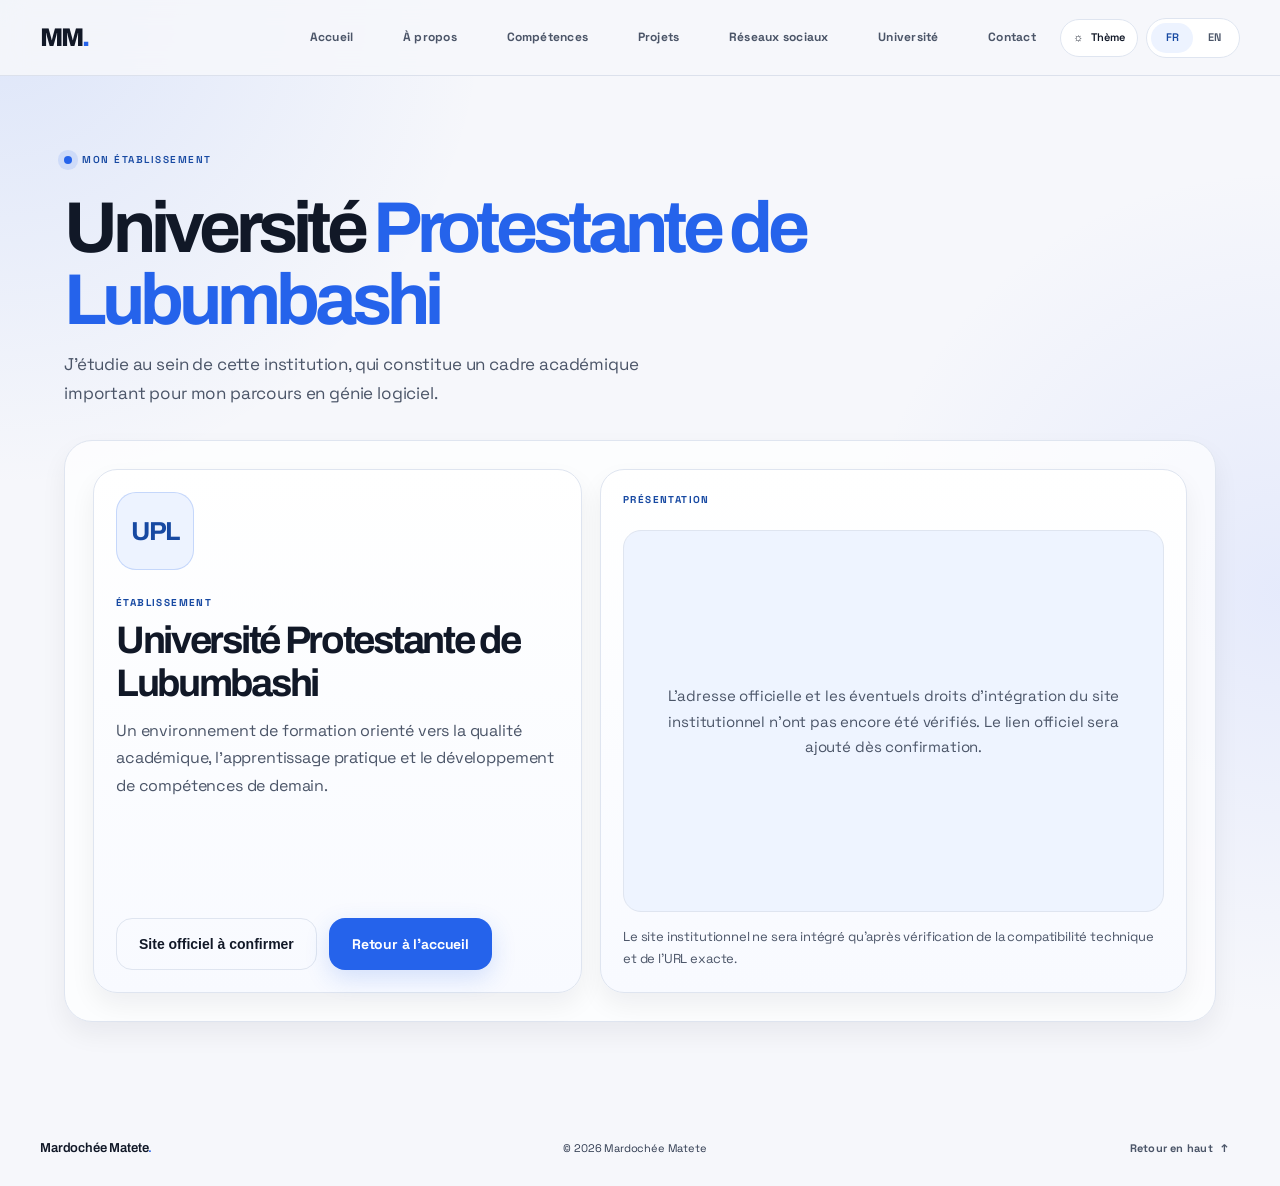
<file: mardochee-portfolio/universite.html>
<!doctype html>
<html lang="fr">
<head>
  <meta charset="utf-8">
  <meta name="viewport" content="width=device-width, initial-scale=1">
  <meta name="theme-color" content="#f6f7fb">
  <meta name="description" content="Université Protestante de Lubumbashi — Mardochée Matete.">
  <link rel="canonical" href="https://marsocheee.github.io/mardochee-portfolio/universite.html">
  <link rel="icon" type="image/svg+xml" href="favicon.svg">
  <link rel="preconnect" href="https://fonts.googleapis.com">
  <link rel="preconnect" href="https://fonts.gstatic.com" crossorigin>
  <link href="https://fonts.googleapis.com/css2?family=Archivo:wght@600;700;800&family=Space+Grotesk:wght@400;600;700&display=swap" rel="stylesheet">
  <link rel="stylesheet" href="style.css?v=portfolio-20261102">
  <script src="script.js" defer></script>
  <title>Université — Mardochée Matete</title>
</head>
<body class="page-body">
  <a class="skip-link" href="#contenu">Aller au contenu</a>
  <header class="topbar">
    <a class="brand" href="index.html#accueil" aria-label="Mardochée Matete — accueil">MM<span>.</span></a>
    <div class="nav-tools">
      <button class="nav-toggle" type="button" aria-expanded="false" aria-label="Ouvrir le menu">Menu</button>
      <nav aria-label="Navigation principale">
        <a href="index.html#accueil" data-i18n="navHome">Accueil</a>
        <a href="index.html#apropos" data-i18n="navAbout">À propos</a>
        <a href="competences.html" data-i18n="navSkills">Compétences</a>
        <a href="index.html#projets" data-i18n="navProjects">Projets</a>
        <a href="socials.html" data-i18n="navSocials">Réseaux sociaux</a>
        <a href="universite.html" data-i18n="navUniversity">Université</a>
        <a href="contact.html" data-i18n="navContact">Contact</a>
      </nav>
      <div class="toolbar">
        <button class="theme-toggle" type="button" aria-label="Changer le thème" aria-pressed="false">
          <span aria-hidden="true">☼</span>
          <span class="theme-text" data-i18n="themeLabel">Thème</span>
        </button>
        <div class="lang-switcher" aria-label="Choix de langue" role="group">
          <button type="button" data-lang="fr" aria-pressed="true">FR</button>
          <button type="button" data-lang="en" aria-pressed="false">EN</button>
        </div>
      </div>
    </div>
  </header>

  <main id="contenu" class="page-shell">
    <header class="page-header">
      <p class="eyebrow"><span class="status-dot" aria-hidden="true"></span> MON ÉTABLISSEMENT</p>
      <h1>Université <span>Protestante de Lubumbashi</span></h1>
      <p class="page-intro">J’étudie au sein de cette institution, qui constitue un cadre académique important pour mon parcours en génie logiciel.</p>
    </header>

    <section class="page-panel" aria-label="Université Protestante de Lubumbashi">
      <div class="university-layout">
        <div class="university-card university-overview">
          <div class="university-badge" aria-label="UPL">UPL</div>
          <div>
            <small>Établissement</small>
            <h2>Université Protestante de Lubumbashi</h2>
            <p>Un environnement de formation orienté vers la qualité académique, l’apprentissage pratique et le développement de compétences de demain.</p>
          </div>
          <div class="university-actions">
            <button class="button button-outline" type="button" aria-disabled="true" disabled>Site officiel à confirmer</button>
            <a class="button button-primary" href="index.html#apropos">Retour à l’accueil</a>
          </div>
        </div>

        <div class="university-card university-embed">
          <small>Présentation</small>
          <div class="iframe-shell">
            <p class="embed-placeholder">L’adresse officielle et les éventuels droits d’intégration du site institutionnel n’ont pas encore été vérifiés. Le lien officiel sera ajouté dès confirmation.</p>
          </div>
          <p class="embed-note">Le site institutionnel ne sera intégré qu’après vérification de la compatibilité technique et de l’URL exacte.</p>
        </div>
      </div>
    </section>
  </main>

  <footer class="footer">
    <a class="footer-brand" href="index.html#accueil">Mardochée Matete<span>.</span></a>
    <span>© 2026 Mardochée Matete</span>
    <a class="back-top" href="index.html#accueil">Retour en haut <span aria-hidden="true">↑</span></a>
  </footer>
</body>
</html>
</file>
<file: mardochee-portfolio/style.css>
:root {
  color-scheme: light;
  --page: #f6f7fb;
  --surface: #ffffff;
  --surface-soft: #eef4ff;
  --surface-projects: #f3f6fb;
  --ink: #111827;
  --muted: #4b5568;
  --muted-strong: #2f3a4f;
  --line: #dfe5f0;
  --blue: #2563eb;
  --blue-deep: #1749a2;
  --blue-soft: #edf3ff;
  --night: #111521;
  --on-night: #ffffff;
  --on-night-muted: #c5ccda;
  --bg-elevated: rgba(255,255,255,0.72);
  --shadow-soft: rgba(17, 24, 39, 0.08);

  --facebook: #0866ff;
  --x-brand: #111521;
  --instagram: #d62976;
  --tiktok: #111521;

  --body: "Space Grotesk", "Segoe UI", sans-serif;
  --display: "Archivo", "Segoe UI", sans-serif;
  --max: 1200px;

  --space-1: 4px;
  --space-2: 8px;
  --space-3: 12px;
  --space-4: 16px;
  --space-5: 24px;
  --space-6: 32px;
  --space-7: 48px;
  --space-8: 64px;
  --space-9: 96px;

  --radius-sm: 10px;
  --radius-md: 16px;
  --radius-lg: 22px;
  --radius-hero: 30px;
  --radius-pill: 999px;

  --shadow-photo: 0 24px 60px rgba(17, 24, 39, 0.12);
  --shadow-card: 0 12px 26px rgba(15, 23, 42, 0.06);
  --shadow-card-hover: 0 18px 32px rgba(15, 23, 42, 0.1);
  --shadow-focus: 0 0 0 4px rgba(37, 99, 235, 0.22);

  --motion-fast: 180ms;
  --motion-standard: 240ms;
  --ease-standard: cubic-bezier(.2, .7, .25, 1);
  --z-header: 20;
  --z-skip-link: 100;
}

body[data-theme="dark"] {
  color-scheme: dark;
  --page: #0d1522;
  --surface: #121b2a;
  --surface-soft: #16253c;
  --surface-projects: #0f1c2d;
  --ink: #edf3ff;
  --muted: #b7c4d9;
  --muted-strong: #dfe9ff;
  --line: rgba(149, 167, 206, 0.25);
  --blue: #5a9bff;
  --blue-deep: #8eb6ff;
  --blue-soft: rgba(90, 155, 255, 0.14);
  --night: #0b1018;
  --on-night: #eef4ff;
  --on-night-muted: #aab7d0;
  --bg-elevated: rgba(18,27,42,0.88);
  --shadow-soft: rgba(0,0,0,0.26);
  --shadow-photo: 0 24px 60px rgba(2, 6, 23, 0.46);
  --shadow-card: 0 12px 28px rgba(2, 6, 23, 0.28);
  --shadow-card-hover: 0 18px 36px rgba(2, 6, 23, 0.34);
}

body[data-theme="dark"] .page-panel,
body[data-theme="dark"] .project-card,
body[data-theme="dark"] .project-empty,
body[data-theme="dark"] .social-card,
body[data-theme="dark"] .platform-card,
body[data-theme="dark"] .contact-card,
body[data-theme="dark"] .university-card,
body[data-theme="dark"] .page-body .page-shell > * {
  background: linear-gradient(180deg, rgba(18, 27, 42, 0.96), rgba(13, 21, 34, 0.94));
  border-color: var(--line);
  box-shadow: var(--shadow-card);
}

body[data-theme="dark"] .page-panel,
body[data-theme="dark"] .project-empty,
body[data-theme="dark"] .social-card,
body[data-theme="dark"] .platform-card,
body[data-theme="dark"] .contact-card,
body[data-theme="dark"] .university-card {
  color: var(--ink);
}

body[data-theme="dark"] .button-light {
  background: rgba(90, 155, 255, 0.12);
  color: var(--ink);
}

body[data-theme="dark"] .button-light:hover {
  background: var(--blue-soft);
  color: var(--blue-deep);
}

body[data-theme="dark"] .button-outline {
  border-color: var(--line);
  background: transparent;
  color: var(--ink);
}

body[data-theme="dark"] .button-outline:hover {
  border-color: rgba(90, 155, 255, 0.7);
  background: var(--blue-soft);
  color: var(--blue-deep);
}

body[data-theme="dark"] .social-card::after,
body[data-theme="dark"] .project-card::before,
body[data-theme="dark"] .empty-symbol {
  opacity: 0.9;
}

body[data-theme="dark"] .project-card,
body[data-theme="dark"] .project-empty {
  background: linear-gradient(180deg, rgba(18, 27, 42, 0.96), rgba(13, 21, 34, 0.94));
}

body[data-theme="dark"] .project-tags li,
body[data-theme="dark"] .tag-list li,
body[data-theme="dark"] .social-icon.x-brand,
body[data-theme="dark"] .social-icon.tiktok {
  background: rgba(255, 255, 255, 0.04);
  border-color: var(--line);
  color: var(--ink);
}

* { box-sizing: border-box; }

html {
  scroll-behavior: smooth;
  scroll-padding-top: 92px;
}

body {
  min-width: 320px;
  margin: 0;
  background:
    radial-gradient(circle at top left, rgba(37, 99, 235, 0.12), transparent 28%),
    radial-gradient(circle at right center, rgba(127, 156, 255, 0.14), transparent 30%),
    var(--page);
  color: var(--ink);
  font-family: var(--body);
  font-size: 16px;
  line-height: 1.65;
  letter-spacing: -0.01em;
  -webkit-font-smoothing: antialiased;
  transition: background-color var(--motion-standard) var(--ease-standard), color var(--motion-standard) var(--ease-standard);
}

img, svg { max-width: 100%; }
h1, h2, h3, p, figure { margin-top: 0; }
h1, h2, h3 { font-family: var(--display); }
a { color: inherit; touch-action: manipulation; }
a[href], button:not(:disabled) { cursor: pointer; }
a:focus-visible, button:focus-visible {
  outline: 3px solid var(--blue);
  outline-offset: 4px;
  border-radius: 7px;
  box-shadow: var(--shadow-focus);
}
button:disabled { cursor: not-allowed; }
[hidden] { display: none !important; }

.skip-link {
  position: fixed;
  z-index: var(--z-skip-link);
  top: var(--space-3);
  left: var(--space-4);
  padding: 10px var(--space-4);
  transform: translateY(-160%);
  border-radius: 7px;
  background: var(--night);
  color: var(--on-night);
  text-decoration: none;
}
.skip-link:focus { transform: translateY(0); }

.topbar {
  position: sticky;
  z-index: var(--z-header);
  top: 0;
  min-height: 76px;
  padding: 12px max(22px, calc((100% - var(--max)) / 2));
  display: flex;
  align-items: center;
  justify-content: space-between;
  gap: var(--space-4);
  border-bottom: 1px solid rgba(217, 222, 234, 0.9);
  background: rgba(246, 247, 251, 0.86);
  backdrop-filter: blur(14px);
}
body[data-theme="dark"] .topbar {
  background: rgba(12, 18, 27, 0.8);
  border-bottom-color: rgba(149, 167, 206, 0.25);
}
.brand {
  flex: none;
  color: var(--ink);
  font: 800 clamp(1.5rem, 2vw, 2rem)/1 var(--display);
  letter-spacing: -.07em;
  text-decoration: none;
}
.brand span, .footer-brand span { color: var(--blue); }
.nav-tools {
  display: flex;
  align-items: center;
  gap: 12px;
}
.topbar nav {
  display: flex;
  align-items: center;
  justify-content: flex-end;
  gap: clamp(var(--space-3), 2vw, 30px);
  flex-wrap: wrap;
}
.topbar nav a {
  min-height: 44px;
  display: inline-flex;
  align-items: center;
  justify-content: center;
  color: var(--muted);
  font-size: 12px;
  font-weight: 700;
  text-decoration: none;
  letter-spacing: .02em;
  padding: 0 12px;
  border-radius: 999px;
  transition: color var(--motion-fast) var(--ease-standard), transform var(--motion-fast) var(--ease-standard), background-color var(--motion-fast) var(--ease-standard);
}
.topbar nav a:hover,
.topbar nav a:focus-visible {
  color: var(--blue-deep);
  background: rgba(37, 99, 235, 0.06);
  transform: translateY(-1px);
}
.toolbar {
  display: flex;
  align-items: center;
  gap: 8px;
}
.theme-toggle,
.lang-switcher button,
.nav-toggle {
  border: 1px solid var(--line);
  background: var(--surface);
  color: var(--ink);
  border-radius: 999px;
  font: 600 11px/1.2 var(--body);
  min-height: 38px;
  padding: 0 12px;
  cursor: pointer;
  transition: background-color var(--motion-fast) var(--ease-standard), border-color var(--motion-fast) var(--ease-standard), color var(--motion-fast) var(--ease-standard), transform var(--motion-fast) var(--ease-standard);
}
.lang-switcher button.is-active,
.lang-switcher button[aria-pressed="true"] {
  background: var(--blue-soft);
  color: var(--blue-deep);
}
.theme-toggle:hover,
.lang-switcher button:hover,
.nav-toggle:hover {
  transform: translateY(-1px);
  border-color: rgba(37, 99, 235, 0.4);
}
.theme-toggle { display: inline-flex; align-items: center; gap: 8px; }
.lang-switcher {
  display: inline-flex;
  align-items: center;
  padding: 4px;
  border: 1px solid var(--line);
  border-radius: 999px;
  background: var(--surface);
}
.lang-switcher button {
  min-height: 30px;
  min-width: 42px;
  padding: 0 10px;
  border: 0;
  background: transparent;
  color: var(--muted);
}
.lang-switcher button[aria-pressed="true"] {
  background: var(--blue-soft);
  color: var(--blue-deep);
}
.nav-toggle {
  display: none;
  align-items: center;
  justify-content: center;
}
.topbar nav a, .back-top {
  min-height: 44px;
  display: inline-flex;
  align-items: center;
  color: var(--muted);
  font-size: 12px;
  font-weight: 700;
  text-decoration: none;
  letter-spacing: .02em;
  padding: 0 12px;
  border-radius: 999px;
  transition: color var(--motion-fast) var(--ease-standard), transform var(--motion-fast) var(--ease-standard), background-color var(--motion-fast) var(--ease-standard);
}
.topbar nav a:hover, .back-top:hover {
  color: var(--blue-deep);
  background: rgba(37, 99, 235, 0.06);
  transform: translateY(-1px);
}

.hero {
  position: relative;
  width: min(100%, var(--max));
  min-height: 680px;
  margin: 0 auto;
  padding: 62px 28px 108px;
  display: grid;
  grid-template-columns: minmax(0, 1.12fr) minmax(320px, .88fr);
  align-items: center;
  gap: clamp(48px, 8vw, 120px);
  border: 1px solid rgba(204, 214, 233, 0.9);
  border-radius: 32px;
  background: linear-gradient(135deg, rgba(255,255,255,0.58) 0%, rgba(226,236,255,0.7) 100%);
  box-shadow: 0 18px 44px rgba(17, 24, 39, 0.04);
}
.hero-copy { max-width: 630px; }
.eyebrow, .section-label, .card-label, .scroll-note {
  font: 600 10px/1.5 var(--body);
  letter-spacing: .15em;
}
.eyebrow {
  margin-bottom: 25px;
  display: flex;
  align-items: center;
  gap: 10px;
  color: var(--blue-deep);
}
.status-dot {
  width: 8px;
  height: 8px;
  flex: none;
  border-radius: var(--radius-pill);
  background: var(--blue);
  box-shadow: 0 0 0 6px rgba(37, 99, 235, 0.12);
}
h1 {
  margin-bottom: 24px;
  font-size: clamp(58px, 7.2vw, 94px);
  font-weight: 700;
  letter-spacing: -.075em;
  line-height: .98;
}
h1 span, h2 em { color: var(--blue); font-style: normal; }
.hero-lead {
  max-width: 520px;
  margin-bottom: 0;
  color: var(--muted);
  font-size: 18px;
  line-height: 1.7;
}
.hero-actions {
  margin-top: 34px;
  display: flex;
  align-items: center;
  gap: var(--space-5);
  flex-wrap: wrap;
}
.button {
  min-height: 52px;
  padding: 0 22px;
  display: inline-flex;
  align-items: center;
  justify-content: center;
  gap: var(--space-3);
  border: 1px solid transparent;
  border-radius: 16px;
  font-size: 14px;
  font-weight: 700;
  line-height: 1.4;
  text-decoration: none;
  transition:
    background-color var(--motion-fast) var(--ease-standard),
    border-color var(--motion-fast) var(--ease-standard),
    color var(--motion-fast) var(--ease-standard),
    box-shadow var(--motion-fast) var(--ease-standard),
    transform var(--motion-fast) var(--ease-standard);
}
.button span { font-size: 16px; }
.button:active { transform: translateY(1px); }
.button-primary {
  background: var(--blue);
  color: var(--on-night);
  box-shadow: 0 8px 24px rgba(37, 99, 235, 0.18);
}
.button-primary:hover {
  background: var(--blue-deep);
  box-shadow: 0 10px 26px rgba(23, 73, 162, 0.22);
}
.text-link {
  min-height: 44px;
  display: inline-flex;
  align-items: center;
  gap: var(--space-2);
  color: var(--ink);
  font-size: 13px;
  font-weight: 700;
  text-decoration: none;
}
.text-link:hover { color: var(--blue-deep); }
.hero-photo {
  position: relative;
  isolation: isolate;
  width: min(100%, 440px);
  height: clamp(430px, 34vw, 560px);
  justify-self: end;
  margin: 0;
  padding: 10px;
  border: 1px solid var(--line);
  border-radius: var(--radius-hero);
  background: var(--surface);
  box-shadow: var(--shadow-photo);
}
.hero-photo::before {
  position: absolute;
  z-index: -1;
  inset: 20px -13px -13px 20px;
  border: 2px solid rgba(37, 99, 235, 0.85);
  border-radius: var(--radius-hero);
  content: "";
}
.hero-photo img {
  width: 100%;
  height: 100%;
  display: block;
  border-radius: 19px;
  object-fit: cover;
  object-position: center 18%;
}
.scroll-note {
  position: absolute;
  bottom: 28px;
  left: 28px;
  color: var(--muted-strong);
  font-size: 9px;
}
.scroll-note span { margin-left: var(--space-2); color: var(--blue-deep); font-size: 15px; }

.section {
  padding: 112px max(24px, calc((100% - var(--max)) / 2));
  display: grid;
  grid-template-columns: 190px minmax(0, 1fr);
  gap: clamp(32px, 6vw, 84px);
  border-top: 1px solid var(--line);
  scroll-margin-top: 90px;
}
.section-label {
  padding-top: var(--space-2);
  color: var(--muted-strong);
}
.section-label span { margin: 0 7px; color: #667085; }
.section-content { min-width: 0; }
.section h2 {
  margin-bottom: 23px;
  font-size: clamp(42px, 5.2vw, 64px);
  font-weight: 600;
  letter-spacing: -.065em;
  line-height: 1.08;
}
.body-copy {
  max-width: 690px;
  margin-bottom: 0;
  color: var(--muted);
  font-size: 16px;
  line-height: 1.8;
  overflow-wrap: anywhere;
}
.facts {
  max-width: 790px;
  margin: 38px 0 0;
  padding: 18px 20px 0;
  display: grid;
  grid-template-columns: .75fr 1.45fr;
  border: 1px solid var(--line);
  border-radius: var(--radius-lg);
  background: rgba(255, 255, 255, 0.7);
}
.facts div { min-width: 0; padding: 0 18px 18px 0; }
.facts dt {
  margin-bottom: 7px;
  color: var(--muted-strong);
  font-size: 11px;
  font-weight: 700;
  letter-spacing: .1em;
  text-transform: uppercase;
}
.facts dd {
  margin: 0;
  font-size: 14px;
  font-weight: 600;
  line-height: 1.55;
  overflow-wrap: anywhere;
}
.about-details {
  margin-top: var(--space-7);
  display: grid;
  grid-template-columns: repeat(2, minmax(0, 1fr));
  gap: var(--space-6);
}
.detail-block {
  min-width: 0;
  padding-top: var(--space-5);
  border-top: 1px solid var(--line);
}
.detail-block h3 {
  margin-bottom: var(--space-4);
  font-size: 19px;
  font-weight: 600;
  letter-spacing: -.03em;
}
.objective-block { grid-column: 1 / -1; }
.objective-block p {
  max-width: 690px;
  margin: 0;
  color: var(--muted);
  line-height: 1.7;
}
.tag-list {
  margin: 0;
  padding: 0;
  display: flex;
  align-items: flex-start;
  gap: var(--space-2);
  flex-wrap: wrap;
  list-style: none;
}
.tag-list li {
  max-width: 100%;
  padding: 7px 12px;
  border: 1px solid var(--line);
  border-radius: var(--radius-pill);
  background: var(--surface);
  color: var(--muted-strong);
  font-size: 13px;
  line-height: 1.45;
  overflow-wrap: anywhere;
}

.projects { background: var(--surface-projects); }
.projects-heading, .socials-heading {
  margin-bottom: 34px;
  display: flex;
  align-items: end;
  justify-content: space-between;
  gap: 28px;
}
.projects-heading h2, .socials-heading h2 { margin: 0; }
.projects-heading .body-copy, .socials-heading .body-copy {
  max-width: 320px;
  padding-bottom: 5px;
}
.project-grid {
  display: grid;
  grid-template-columns: repeat(2, minmax(0, 1fr));
  gap: var(--space-4);
}
.project-card {
  min-width: 0;
  min-height: 220px;
  padding: 27px;
  display: flex;
  flex-direction: column;
  align-items: flex-start;
  border: 1px solid #d7ddea;
  border-radius: var(--radius-lg);
  background: linear-gradient(180deg, #ffffff 0%, #f9fbff 100%);
  box-shadow: var(--shadow-card);
  position: relative;
  overflow: hidden;
}
.project-card::before {
  position: absolute;
  inset: 0 auto auto 0;
  width: 100%;
  height: 4px;
  background: linear-gradient(90deg, rgba(37, 99, 235, 0.9), rgba(127, 156, 255, 0.2));
  content: "";
}
.project-card h3 {
  margin-bottom: var(--space-3);
  font-size: 22px;
  font-weight: 600;
  letter-spacing: -.035em;
  line-height: 1.3;
  overflow-wrap: anywhere;
}
.project-description {
  margin-bottom: var(--space-4);
  color: var(--muted);
  line-height: 1.7;
  overflow-wrap: anywhere;
}
.project-tags { margin-top: auto; }
.project-tags li { background: var(--surface-soft); font-size: 12px; }
.project-links {
  margin-top: var(--space-5);
  display: flex;
  align-items: center;
  gap: var(--space-3);
  flex-wrap: wrap;
}
.project-link, .inline-link {
  min-height: 44px;
  display: inline-flex;
  align-items: center;
  gap: var(--space-2);
  color: var(--blue-deep);
  font-size: 13px;
  font-weight: 700;
  text-decoration: none;
  text-underline-offset: 4px;
}
.project-link:hover, .inline-link:hover { text-decoration: underline; }
.project-empty {
  min-height: 190px;
  padding: 30px 32px;
  flex-direction: row;
  align-items: center;
  gap: var(--space-5);
  grid-column: 1 / -1;
  background: rgba(255, 255, 255, 0.8);
}
.empty-symbol {
  position: relative;
  width: 54px;
  height: 54px;
  flex: none;
  display: grid;
  place-items: center;
  border-radius: var(--radius-md);
  background: var(--blue-soft);
}
.empty-symbol span:first-child { width: 20px; height: 2px; background: var(--blue-deep); }
.empty-symbol span:last-child { position: absolute; width: 2px; height: 20px; background: var(--blue-deep); }
.empty-copy { min-width: 0; }
.card-label { margin-bottom: 5px; color: var(--blue-deep); font-size: 10px; }
.project-empty h3 { margin: 0 0 5px; font-size: 19px; }
.project-empty p:not(.card-label) { max-width: 560px; margin: 0 0 var(--space-2); color: var(--muted); font-size: 13px; line-height: 1.65; }

.social-grid {
  display: grid;
  grid-template-columns: repeat(3, minmax(0, 1fr));
  gap: 14px;
}
.social-card {
  min-width: 0;
  min-height: 94px;
  padding: 16px;
  display: flex;
  align-items: center;
  gap: var(--space-3);
  border: 1px solid var(--line);
  border-radius: var(--radius-md);
  background: linear-gradient(180deg, #ffffff 0%, #f8faff 100%);
  text-decoration: none;
  transition:
    border-color var(--motion-fast) var(--ease-standard),
    box-shadow var(--motion-fast) var(--ease-standard),
    transform var(--motion-fast) var(--ease-standard);
  position: relative;
  overflow: hidden;
}
.social-card::after {
  position: absolute;
  inset: auto 14px 12px auto;
  width: 30px;
  height: 30px;
  border-radius: 50%;
  background: rgba(37, 99, 235, 0.06);
  content: "";
  z-index: 0;
}
.social-copy, .social-icon, .social-arrow { position: relative; z-index: 1; }
a.social-card:hover {
  transform: translateY(-2px);
  border-color: #aebfe3;
  box-shadow: var(--shadow-card-hover);
}
a.social-card:active { transform: translateY(0); }
.social-card-pending {
  border-style: dashed;
  background: var(--surface-soft);
  cursor: default;
  pointer-events: none;
  opacity: 0.9;
}
.social-icon {
  width: 46px;
  height: 46px;
  flex: none;
  display: grid;
  place-items: center;
  border-radius: 13px;
  background: var(--blue-soft);
  color: var(--ink);
}
.social-icon svg { width: 24px; height: 24px; display: block; fill: currentColor; }
.social-icon.github, .social-icon.linkedin { color: var(--ink); }
.social-icon.facebook { color: var(--facebook); }
.social-icon.x-brand { color: var(--x-brand); background: #f1f2f6; }
.social-icon.tiktok { color: var(--tiktok); background: #f1f2f6; }
.social-icon.instagram {
  color: var(--on-night);
  background: linear-gradient(140deg, #feda75 0%, #fa7e1e 33%, var(--instagram) 62%, #962fbf 82%, #4f5bd5 100%);
}
.social-copy { min-width: 0; display: grid; gap: 2px; }
.social-copy strong {
  font: 600 15px/1.3 var(--display);
  overflow-wrap: anywhere;
}
.social-copy small {
  color: var(--muted);
  font-size: 12px;
  line-height: 1.4;
  overflow-wrap: anywhere;
}
.social-arrow {
  margin-left: auto;
  align-self: flex-start;
  flex: none;
  color: var(--muted-strong);
  font-size: 15px;
}
a.social-card:hover .social-arrow { color: var(--blue-deep); }

.contact {
  padding: 74px max(24px, calc((100% - var(--max)) / 2));
  background: var(--night);
  color: var(--on-night);
}
.contact-inner {
  display: flex;
  align-items: center;
  justify-content: space-between;
  gap: var(--space-7);
}
.contact .section-label { padding: 0; color: #c0c8d8; }
.contact .section-label span { color: #a3aec2; }
.contact h2 {
  margin: 16px 0 var(--space-2);
  font-size: clamp(42px, 5.5vw, 66px);
  font-weight: 600;
  letter-spacing: -.065em;
  line-height: 1.05;
}
.contact-inner > div > p:last-child { margin: 0; color: var(--on-night-muted); font-size: 15px; }
.contact-actions { min-width: 0; display: grid; justify-items: start; gap: var(--space-3); }
.contact-actions .button { max-width: 100%; overflow-wrap: anywhere; }
.button-light { background: var(--surface); color: var(--night); }
.button-light:hover { background: var(--blue-soft); color: var(--blue-deep); }
.button-outline {
  border-color: var(--line);
  background: transparent;
  color: var(--ink);
}
.button-outline:hover {
  border-color: var(--blue);
  background: var(--blue-soft);
  color: var(--blue-deep);
}
.contact .button-outline {
  border-color: #9aa6ba;
  color: var(--on-night);
}
.contact .button-outline:hover {
  border-color: var(--on-night);
  background: #ffffff14;
}
.contact-extras { display: flex; gap: var(--space-3); flex-wrap: wrap; }

.footer {
  min-height: 76px;
  padding: 15px max(24px, calc((100% - var(--max)) / 2));
  display: flex;
  align-items: center;
  justify-content: space-between;
  gap: var(--space-4);
  background: var(--page);
}
.footer-brand {
  font: 600 13px/1.3 var(--display);
  text-decoration: none;
}
.footer > span { color: var(--muted-strong); font-size: 11px; }
.back-top { gap: var(--space-2); font-size: 11px; }

.page-body { min-height: 100vh; }
.page-shell {
  width: min(100%, var(--max));
  margin: 0 auto;
  padding: 64px 24px 88px;
}
.page-header {
  max-width: 760px;
  margin-bottom: 32px;
  padding-top: 12px;
}
.page-header h1 {
  margin-bottom: 14px;
  font-size: clamp(42px, 6vw, 72px);
  line-height: 1;
  letter-spacing: -.07em;
}
.page-header h1 span,
.page-subtitle span {
  color: var(--blue);
}
.page-intro {
  max-width: 640px;
  margin: 0;
  color: var(--muted);
  font-size: 17px;
  line-height: 1.7;
}
.page-panel {
  padding: 28px;
  border: 1px solid var(--line);
  border-radius: 28px;
  background: rgba(255, 255, 255, 0.72);
  box-shadow: var(--shadow-card);
}
.platform-grid,
.contact-grid {
  display: grid;
  gap: 16px;
}
.platform-grid {
  grid-template-columns: repeat(2, minmax(0, 1fr));
}
.contact-grid {
  grid-template-columns: repeat(3, minmax(0, 1fr));
}
.platform-card,
.contact-card {
  position: relative;
  min-width: 0;
  padding: 22px 20px;
  display: flex;
  align-items: center;
  gap: 16px;
  border: 1px solid var(--line);
  border-radius: 20px;
  background: linear-gradient(180deg, #ffffff 0%, #f8faff 100%);
  text-decoration: none;
  color: var(--ink);
  transition: transform var(--motion-fast) var(--ease-standard), border-color var(--motion-fast) var(--ease-standard), box-shadow var(--motion-fast) var(--ease-standard);
}
.platform-card:hover,
.contact-card:hover {
  transform: translateY(-2px);
  border-color: #bac9ed;
  box-shadow: var(--shadow-card-hover);
}
.platform-card.is-pending {
  pointer-events: none;
  background: var(--surface-soft);
  opacity: 0.9;
}
.platform-icon {
  width: 52px;
  height: 52px;
  display: grid;
  place-items: center;
  border-radius: 16px;
  background: var(--blue-soft);
  color: var(--ink);
  flex: none;
}
.platform-icon svg {
  width: 26px;
  height: 26px;
  display: block;
  fill: currentColor;
}
.platform-icon.facebook { color: var(--facebook); }
.platform-icon.youtube { color: #ff0033; }
.platform-icon.github { color: var(--ink); }
.platform-icon.instagram {
  color: var(--on-night);
  background: linear-gradient(140deg, #feda75 0%, #fa7e1e 33%, var(--instagram) 62%, #962fbf 82%, #4f5bd5 100%);
}
.platform-icon.tiktok { color: var(--tiktok); }
.platform-icon.linkedin { color: var(--ink); }
.platform-icon.whatsapp { color: #1fa85d; }
.platform-meta {
  min-width: 0;
  display: grid;
  gap: 6px;
}
.platform-meta strong,
.contact-card strong {
  font: 600 18px/1.35 var(--display);
  letter-spacing: -.03em;
}
.platform-meta p,
.contact-card p {
  margin: 0;
  color: var(--muted);
  line-height: 1.6;
  overflow-wrap: anywhere;
}
.platform-arrow,
.contact-arrow {
  margin-left: auto;
  color: var(--muted-strong);
  font-size: 18px;
  flex: none;
}
.platform-card.is-pending .platform-arrow { display: none; }
.contact-card {
  flex-direction: column;
  align-items: flex-start;
  justify-content: space-between;
  min-height: 220px;
}
.contact-card small {
  display: inline-block;
  color: var(--blue-deep);
  font-size: 10px;
  font-weight: 700;
  letter-spacing: .14em;
  text-transform: uppercase;
}
.contact-card .button {
  width: 100%;
  justify-content: center;
}
.contact-card.is-placeholder {
  opacity: 0.9;
}
.contact-card.is-placeholder .button {
  cursor: not-allowed;
  opacity: 0.75;
}
.university-layout {
  display: grid;
  grid-template-columns: minmax(0, 1fr) minmax(0, 1.2fr);
  gap: 18px;
}
.university-card {
  min-width: 0;
  padding: 22px;
  border: 1px solid var(--line);
  border-radius: 24px;
  background: linear-gradient(180deg, #ffffff 0%, #f8faff 100%);
  box-shadow: var(--shadow-card);
}
.university-overview {
  display: flex;
  flex-direction: column;
  gap: 18px;
}
.university-badge {
  width: 78px;
  height: 78px;
  display: grid;
  place-items: center;
  border: 1px solid rgba(37, 99, 235, 0.2);
  border-radius: 20px;
  background: var(--blue-soft);
  color: var(--blue-deep);
  font: 700 26px/1 var(--display);
  letter-spacing: -.05em;
}
.university-card small {
  display: inline-block;
  margin-bottom: 8px;
  color: var(--blue-deep);
  font-size: 10px;
  font-weight: 700;
  letter-spacing: .14em;
  text-transform: uppercase;
}
.university-card h2 {
  margin: 0 0 12px;
  font-size: clamp(26px, 3vw, 40px);
  line-height: 1.12;
  letter-spacing: -.06em;
}
.university-card p {
  margin: 0;
  color: var(--muted);
  line-height: 1.7;
}
.university-actions {
  display: flex;
  flex-wrap: wrap;
  gap: 12px;
  margin-top: auto;
}
.university-embed {
  display: flex;
  flex-direction: column;
  gap: 14px;
}
.iframe-shell {
  position: relative;
  overflow: hidden;
  min-height: 380px;
  border: 1px solid var(--line);
  border-radius: 18px;
  background: var(--surface-soft);
}
.iframe-shell iframe {
  width: 100%;
  height: 100%;
  min-height: 380px;
  border: 0;
  background: var(--surface);
}
.embed-note {
  font-size: 13px;
}
.embed-placeholder {
  margin: 0;
  padding: 26px 20px;
  display: grid;
  place-items: center;
  min-height: 380px;
  color: var(--muted);
  font-size: 15px;
  line-height: 1.7;
  text-align: center;
}
@media (max-width: 1023px) {
  .social-grid { grid-template-columns: repeat(2, minmax(0, 1fr)); }
  .platform-grid { grid-template-columns: 1fr; }
  .contact-grid { grid-template-columns: 1fr; }
}

@media (max-width: 860px) {
  .topbar {
    align-items: flex-start;
    flex-wrap: wrap;
  }
  .nav-tools {
    width: 100%;
    justify-content: space-between;
  }
  .topbar nav {
    gap: 10px;
  }
  .hero {
    min-height: auto;
    padding: 80px 26px 91px;
    grid-template-columns: minmax(0, 1fr);
    gap: 43px;
  }
  .hero-copy { max-width: 680px; }
  .hero-photo { width: min(100%, 465px); margin-left: 12px; justify-self: start; }
  .scroll-note { bottom: 24px; left: 26px; }
  .section {
    padding-top: 82px;
    padding-bottom: 82px;
    grid-template-columns: 1fr;
    gap: 20px;
  }
  .section-label { padding-top: 0; }
  .facts { grid-template-columns: .8fr 1.4fr; }
  .projects-heading, .socials-heading { align-items: flex-start; }
  .contact-inner { align-items: flex-start; }
  .university-layout { grid-template-columns: 1fr; }
}

@media (max-width: 900px) {
  .nav-toggle { display: inline-flex; }
  .nav-tools {
    width: 100%;
    justify-content: space-between;
  }
  .topbar {
    align-items: flex-start;
    flex-wrap: wrap;
    gap: 10px;
  }
  .topbar nav {
    position: absolute;
    top: calc(100% + 8px);
    left: 18px;
    right: 18px;
    display: none;
    flex-direction: column;
    align-items: stretch;
    gap: 8px;
    padding: 12px;
    border: 1px solid var(--line);
    border-radius: 18px;
    background: var(--surface);
    box-shadow: var(--shadow-card);
  }
  .topbar.nav-open nav {
    display: flex;
  }
  .topbar nav a {
    justify-content: flex-start;
    width: 100%;
    padding: 12px 14px;
  }
}

@media (max-width: 600px) {
  .topbar { min-height: 68px; padding: 10px 18px; gap: var(--space-3); }
  .topbar nav { left: 10px; right: 10px; }
  .topbar nav a { font-size: 10px; }
  .toolbar { gap: 6px; }
  .theme-toggle, .lang-switcher button, .nav-toggle { min-height: 34px; }
  .hero { padding: 69px 21px 78px; gap: 37px; }
  .eyebrow { margin-bottom: 21px; font-size: 9px; }
  h1 { margin-bottom: 18px; font-size: clamp(54px, 13.5vw, 72px); }
  .hero-lead { font-size: 16px; line-height: 1.7; }
  .hero-actions { margin-top: 25px; align-items: flex-start; flex-direction: column; gap: 9px; }
  .hero-photo { width: calc(100% - 12px); height: 430px; margin-left: 6px; padding: 8px; border-radius: 22px; }
  .hero-photo::before { inset: 15px -8px -8px 15px; border-radius: 22px; }
  .hero-photo img { border-radius: 15px; object-position: center 18%; }
  .scroll-note { display: none; }
  .section { padding: 70px 21px; gap: 17px; }
  .section h2 { margin-bottom: 18px; font-size: clamp(39px, 10vw, 54px); }
  .facts { grid-template-columns: 1fr; margin-top: 27px; }
  .facts div { padding: 13px 0; border-bottom: 1px solid var(--line); }
  .facts dt { margin-bottom: 3px; }
  .about-details { grid-template-columns: 1fr; gap: var(--space-5); }
  .objective-block { grid-column: auto; }
  .projects-heading, .socials-heading {
    align-items: flex-start;
    flex-direction: column;
    gap: 12px;
    margin-bottom: 26px;
  }
  .projects-heading .body-copy, .socials-heading .body-copy { padding: 0; }
  .project-grid { grid-template-columns: 1fr; }
  .project-card { min-height: 0; padding: 22px; }
  .project-empty { padding: 22px 18px; align-items: flex-start; gap: 14px; }
  .empty-symbol { width: 43px; height: 43px; border-radius: 10px; }
  .project-empty h3 { font-size: 17px; }
  .project-empty p:not(.card-label) { font-size: 12px; }
  .social-grid { gap: 11px; }
  .social-card { min-height: 88px; padding: 12px 10px; gap: 9px; border-radius: 10px; }
  .social-icon { width: 38px; height: 38px; border-radius: 10px; }
  .social-icon svg { width: 21px; height: 21px; }
  .social-copy strong { font-size: 13px; }
  .social-copy small { font-size: 10px; }
  .social-arrow { display: none; }
  .contact { padding: 61px 21px; }
  .contact-inner { flex-direction: column; gap: 26px; }
  .contact-actions { width: 100%; }
  .contact h2 { font-size: 48px; }
  .button-light { max-width: 100%; }
  .footer { padding: 18px 21px; flex-wrap: wrap; }
  .footer > span { display: none; }
  .page-shell { padding-inline: 18px; }
  .page-panel { padding: 18px; }
  .platform-grid,
  .contact-grid { grid-template-columns: 1fr; }
}

@media (max-width: 355px) {
  .topbar nav { gap: 8px; }
  .topbar nav a { font-size: 9px; }
  .social-grid { grid-template-columns: 1fr; }
  .social-card { min-height: 78px; padding-inline: 14px; }
  .social-arrow { display: inline-block; }
}

@media (prefers-reduced-motion: reduce) {
  *, *::before, *::after {
    scroll-behavior: auto !important;
    transition: none !important;
    animation: none !important;
  }
}
</file>
